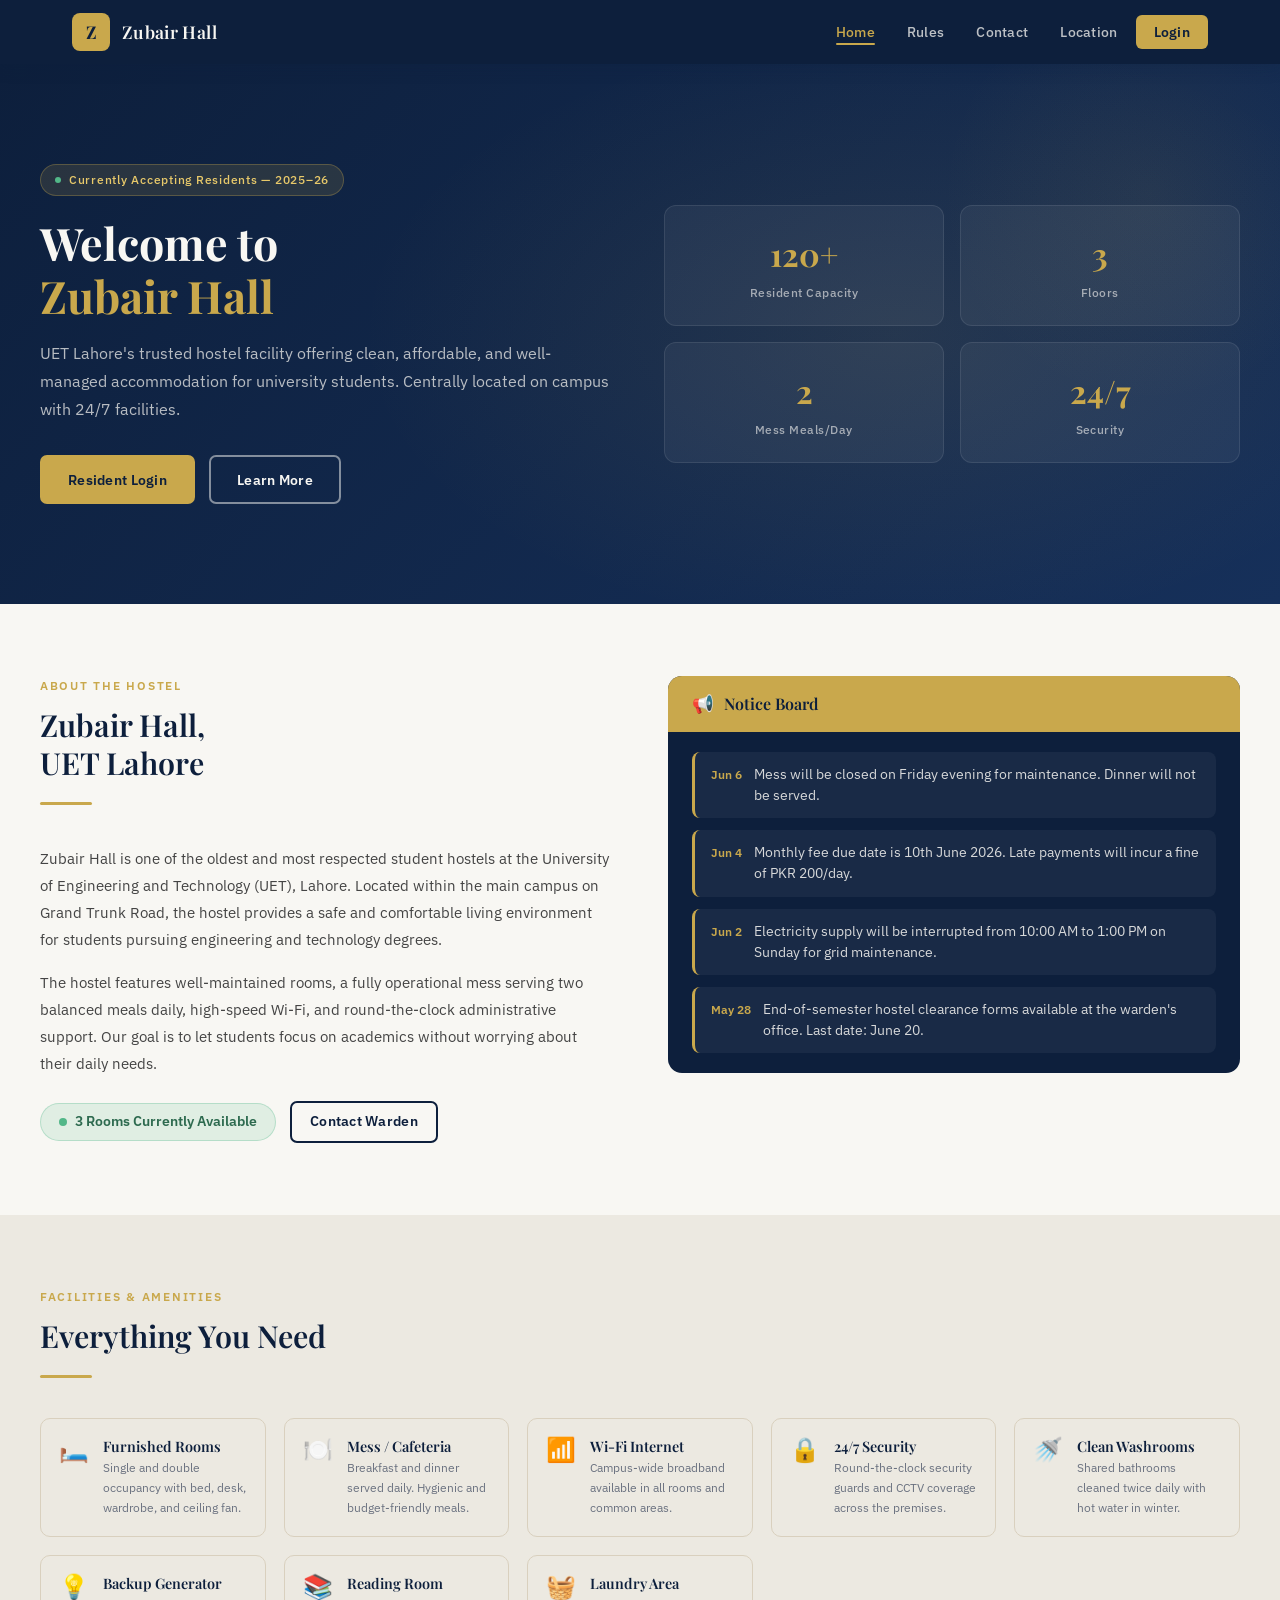
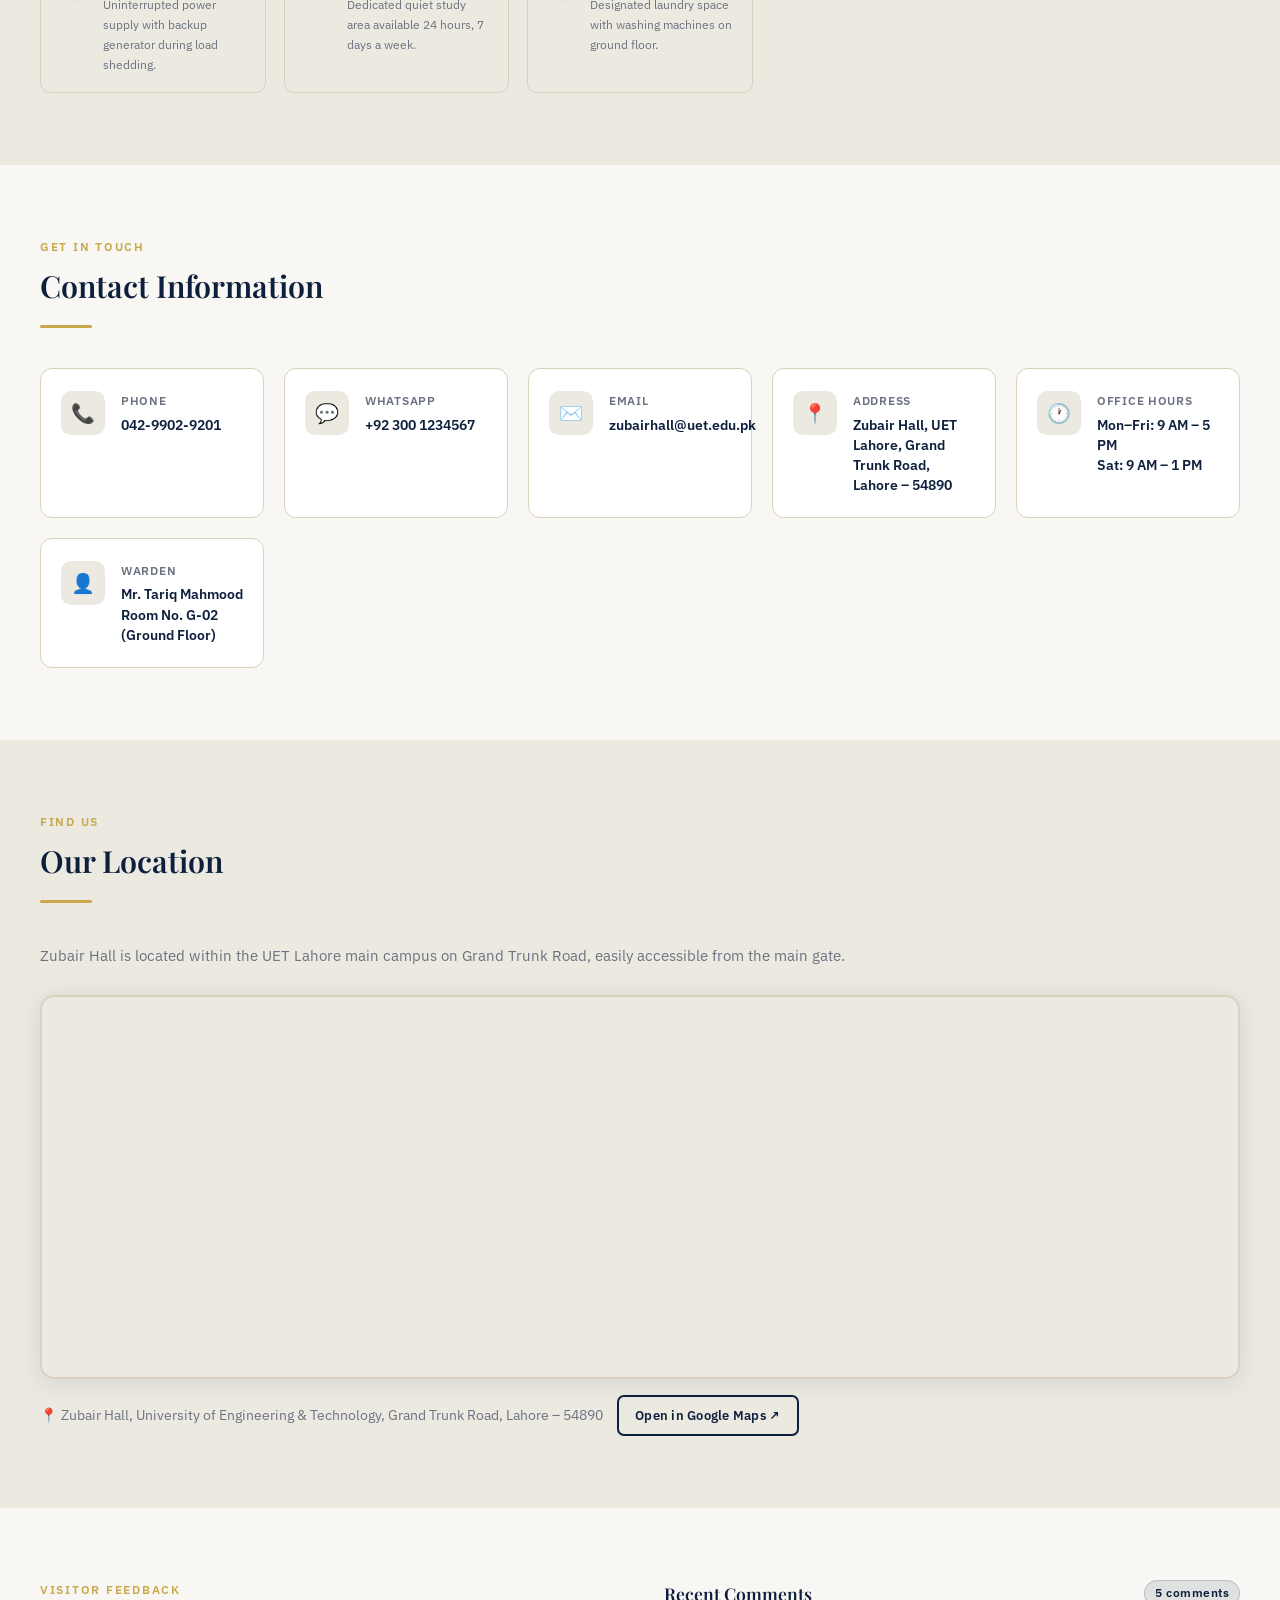
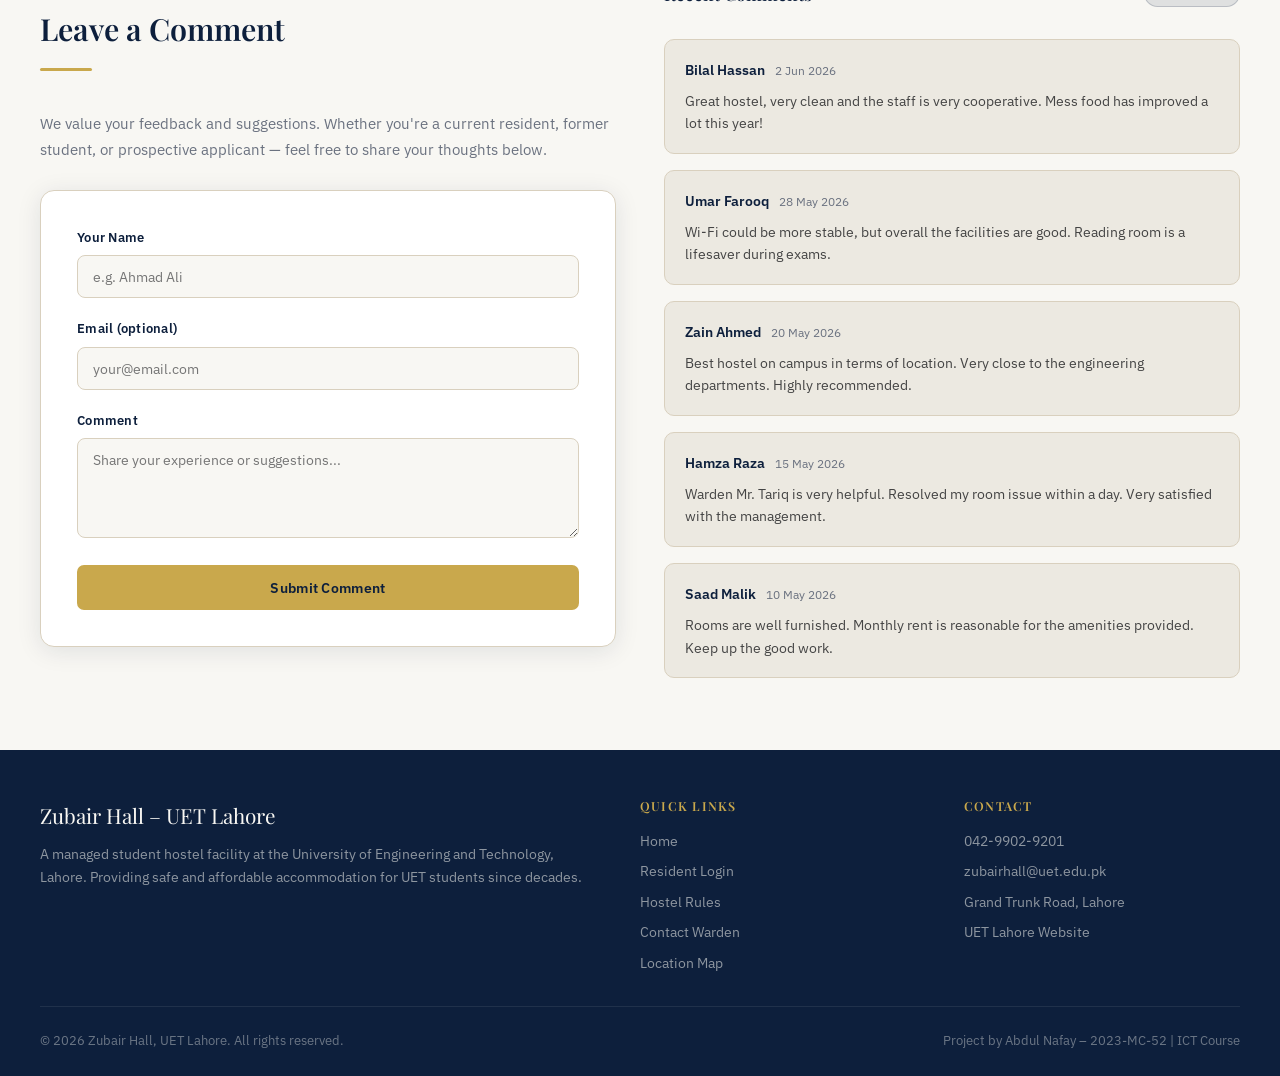
<file: index.html>
<!--
================================================================
PROJECT:  AICT Course Semester Project
FILE:     index.html
AUTHOR:   Abdul Nafay
REG NO:   2023mc52
DEPT:     Mechatronics Engineering
DATE:     June 2026
================================================================
-->
<!DOCTYPE html>
<html lang="en">
<head>
  <meta charset="UTF-8" />
  <meta name="viewport" content="width=device-width, initial-scale=1.0" />
  <title>Zubair Hall – UET Lahore | Hostel Management Portal</title>
  <link rel="stylesheet" href="style.css" />
</head>
<body>

<!-- ========== NAVIGATION ========== -->
<nav>
  <div class="nav-inner">
    <a class="nav-brand" href="index.html">
      <div class="brand-icon">Z</div>
      <span>Zubair Hall</span>
    </a>
    <ul class="nav-links">
      <li><a href="index.html" class="active">Home</a></li>
      <li><a href="rules.html">Rules</a></li>
      <li><a href="#contact">Contact</a></li>
      <li><a href="#location">Location</a></li>
      <li><a href="login.html" class="btn-nav-login">Login</a></li>
    </ul>
  </div>
</nav>

<!-- ========== HERO ========== -->
<section class="hero">
  <div class="hero-inner">
    <div>
      <div class="hero-badge">
        <span class="dot"></span>
        Currently Accepting Residents — 2025–26
      </div>
      <h1>Welcome to<br><span>Zubair Hall</span></h1>
      <p class="hero-desc">
        UET Lahore's trusted hostel facility offering clean, affordable, and well-managed accommodation for university students. Centrally located on campus with 24/7 facilities.
      </p>
      <div class="hero-actions">
        <a href="login.html" class="btn btn-primary">Resident Login</a>
        <a href="#about" class="btn btn-outline-white">Learn More</a>
      </div>
    </div>
    <div class="hero-stats">
      <div class="stat-card">
        <span class="stat-num">120+</span>
        <span class="stat-label">Resident Capacity</span>
      </div>
      <div class="stat-card">
        <span class="stat-num">3</span>
        <span class="stat-label">Floors</span>
      </div>
      <div class="stat-card">
        <span class="stat-num">2</span>
        <span class="stat-label">Mess Meals/Day</span>
      </div>
      <div class="stat-card">
        <span class="stat-num">24/7</span>
        <span class="stat-label">Security</span>
      </div>
    </div>
  </div>
</section>

<!-- ========== ABOUT ========== -->
<section class="section" id="about" style="background: var(--white);">
  <div class="section-inner">
    <div style="display:grid; grid-template-columns:1fr 1fr; gap:56px; align-items:start;">
      <div>
        <span class="section-label">About the Hostel</span>
        <h2 class="section-title">Zubair Hall,<br>UET Lahore</h2>
        <div class="section-divider"></div>
        <p style="color:#444; line-height:1.8; margin-bottom:16px;">
          Zubair Hall is one of the oldest and most respected student hostels at the University of Engineering and Technology (UET), Lahore. Located within the main campus on Grand Trunk Road, the hostel provides a safe and comfortable living environment for students pursuing engineering and technology degrees.
        </p>
        <p style="color:#444; line-height:1.8; margin-bottom:24px;">
          The hostel features well-maintained rooms, a fully operational mess serving two balanced meals daily, high-speed Wi-Fi, and round-the-clock administrative support. Our goal is to let students focus on academics without worrying about their daily needs.
        </p>
        <div style="display:flex; gap:14px; align-items:center; flex-wrap:wrap;">
          <div class="avail-badge">
            <span class="av-dot"></span>
            3 Rooms Currently Available
          </div>
          <a href="#contact" class="btn btn-outline" style="font-size:0.85rem; padding:8px 18px;">Contact Warden</a>
        </div>
      </div>

      <div>
        <!-- Notice Board -->
        <div class="notice-board">
          <div class="notice-header">
            <span style="font-size:1.1rem;">📢</span>
            <h3>Notice Board</h3>
          </div>
          <div class="notice-list">
            <div class="notice-item">
              <span class="notice-date">Jun 6</span>
              <span class="notice-text">Mess will be closed on Friday evening for maintenance. Dinner will not be served.</span>
            </div>
            <div class="notice-item">
              <span class="notice-date">Jun 4</span>
              <span class="notice-text">Monthly fee due date is 10th June 2026. Late payments will incur a fine of PKR 200/day.</span>
            </div>
            <div class="notice-item">
              <span class="notice-date">Jun 2</span>
              <span class="notice-text">Electricity supply will be interrupted from 10:00 AM to 1:00 PM on Sunday for grid maintenance.</span>
            </div>
            <div class="notice-item">
              <span class="notice-date">May 28</span>
              <span class="notice-text">End-of-semester hostel clearance forms available at the warden's office. Last date: June 20.</span>
            </div>
          </div>
        </div>
      </div>
    </div>
  </div>
</section>

<!-- ========== AMENITIES ========== -->
<section class="section" style="background: var(--off-white);">
  <div class="section-inner">
    <span class="section-label">Facilities &amp; Amenities</span>
    <h2 class="section-title">Everything You Need</h2>
    <div class="section-divider"></div>

    <div class="amenity-grid">
      <div class="amenity-item">
        <span class="amenity-icon">🛏️</span>
        <div>
          <h4>Furnished Rooms</h4>
          <p>Single and double occupancy with bed, desk, wardrobe, and ceiling fan.</p>
        </div>
      </div>
      <div class="amenity-item">
        <span class="amenity-icon">🍽️</span>
        <div>
          <h4>Mess / Cafeteria</h4>
          <p>Breakfast and dinner served daily. Hygienic and budget-friendly meals.</p>
        </div>
      </div>
      <div class="amenity-item">
        <span class="amenity-icon">📶</span>
        <div>
          <h4>Wi-Fi Internet</h4>
          <p>Campus-wide broadband available in all rooms and common areas.</p>
        </div>
      </div>
      <div class="amenity-item">
        <span class="amenity-icon">🔒</span>
        <div>
          <h4>24/7 Security</h4>
          <p>Round-the-clock security guards and CCTV coverage across the premises.</p>
        </div>
      </div>
      <div class="amenity-item">
        <span class="amenity-icon">🚿</span>
        <div>
          <h4>Clean Washrooms</h4>
          <p>Shared bathrooms cleaned twice daily with hot water in winter.</p>
        </div>
      </div>
      <div class="amenity-item">
        <span class="amenity-icon">💡</span>
        <div>
          <h4>Backup Generator</h4>
          <p>Uninterrupted power supply with backup generator during load shedding.</p>
        </div>
      </div>
      <div class="amenity-item">
        <span class="amenity-icon">📚</span>
        <div>
          <h4>Reading Room</h4>
          <p>Dedicated quiet study area available 24 hours, 7 days a week.</p>
        </div>
      </div>
      <div class="amenity-item">
        <span class="amenity-icon">🧺</span>
        <div>
          <h4>Laundry Area</h4>
          <p>Designated laundry space with washing machines on ground floor.</p>
        </div>
      </div>
    </div>
  </div>
</section>

<!-- ========== CONTACT ========== -->
<section class="section" id="contact" style="background: var(--white);">
  <div class="section-inner">
    <span class="section-label">Get in Touch</span>
    <h2 class="section-title">Contact Information</h2>
    <div class="section-divider"></div>

    <div class="contact-grid">
      <a class="contact-card" href="tel:+924299029201">
        <div class="c-icon">📞</div>
        <div>
          <span class="c-label">Phone</span>
          <span class="c-value">042-9902-9201</span>
        </div>
      </a>
      <a class="contact-card" href="https://wa.me/923001234567" target="_blank">
        <div class="c-icon">💬</div>
        <div>
          <span class="c-label">WhatsApp</span>
          <span class="c-value">+92 300 1234567</span>
        </div>
      </a>
      <a class="contact-card" href="mailto:zubairhall@uet.edu.pk">
        <div class="c-icon">✉️</div>
        <div>
          <span class="c-label">Email</span>
          <span class="c-value">zubairhall@uet.edu.pk</span>
        </div>
      </a>
      <div class="contact-card" style="cursor:default;">
        <div class="c-icon">📍</div>
        <div>
          <span class="c-label">Address</span>
          <span class="c-value">Zubair Hall, UET Lahore, Grand Trunk Road, Lahore – 54890</span>
        </div>
      </div>
      <div class="contact-card" style="cursor:default;">
        <div class="c-icon">🕐</div>
        <div>
          <span class="c-label">Office Hours</span>
          <span class="c-value">Mon–Fri: 9 AM – 5 PM<br>Sat: 9 AM – 1 PM</span>
        </div>
      </div>
      <div class="contact-card" style="cursor:default;">
        <div class="c-icon">👤</div>
        <div>
          <span class="c-label">Warden</span>
          <span class="c-value">Mr. Tariq Mahmood<br>Room No. G-02 (Ground Floor)</span>
        </div>
      </div>
    </div>
  </div>
</section>

<!-- ========== MAP ========== -->
<section class="section" id="location" style="background: var(--off-white);">
  <div class="section-inner">
    <span class="section-label">Find Us</span>
    <h2 class="section-title">Our Location</h2>
    <div class="section-divider"></div>
    <p style="color:var(--text-muted); margin-bottom:28px; font-size:0.95rem;">
      Zubair Hall is located within the UET Lahore main campus on Grand Trunk Road, easily accessible from the main gate.
    </p>
    <div class="map-wrapper">
      <iframe
        src="https://www.google.com/maps/embed?pb=!1m18!1m12!1m3!1d3402.0386044978936!2d74.32199331511862!3d31.480100681378686!2m3!1f0!2f0!3f0!3m2!1i1024!2i768!4f13.1!3m3!1m2!1s0x391904c48f3ae619%3A0x3ade4e50524ad88f!2sUniversity%20of%20Engineering%20%26%20Technology%20(UET)%20Lahore!5e0!3m2!1sen!2spk!4v1623000000000!5m2!1sen!2spk"
        allowfullscreen=""
        loading="lazy"
        referrerpolicy="no-referrer-when-downgrade">
      </iframe>
    </div>
    <div style="margin-top:16px; display:flex; align-items:center; gap:14px; flex-wrap:wrap;">
      <p style="font-size:0.88rem; color:var(--text-muted);">
        📍 Zubair Hall, University of Engineering &amp; Technology, Grand Trunk Road, Lahore – 54890
      </p>
      <a href="https://goo.gl/maps/UETLahore" target="_blank" class="btn btn-outline" style="font-size:0.82rem; padding:8px 16px; white-space:nowrap;">
        Open in Google Maps ↗
      </a>
    </div>
  </div>
</section>

<!-- ========== FEEDBACK ========== -->
<section class="section" style="background: var(--white);">
  <div class="section-inner">
    <div style="display:grid; grid-template-columns: 1fr 1fr; gap:48px; align-items:start;">
      <div>
        <span class="section-label">Visitor Feedback</span>
        <h2 class="section-title">Leave a Comment</h2>
        <div class="section-divider"></div>
        <p style="color:var(--text-muted); margin-bottom:28px; line-height:1.7;">
          We value your feedback and suggestions. Whether you're a current resident, former student, or prospective applicant — feel free to share your thoughts below.
        </p>

        <div class="feedback-form">
          <div class="form-group">
            <label for="fb-name">Your Name</label>
            <input type="text" id="fb-name" placeholder="e.g. Ahmad Ali" />
          </div>
          <div class="form-group">
            <label for="fb-email">Email (optional)</label>
            <input type="email" id="fb-email" placeholder="your@email.com" />
          </div>
          <div class="form-group">
            <label for="fb-comment">Comment</label>
            <textarea id="fb-comment" placeholder="Share your experience or suggestions..."></textarea>
          </div>
          <button class="btn btn-primary" style="width:100%;" onclick="submitFeedback()">Submit Comment</button>
        </div>
      </div>

      <div>
        <div style="display:flex; align-items:center; justify-content:space-between; margin-bottom:20px;">
          <h3 style="color:var(--navy); font-size:1.1rem;">Recent Comments</h3>
          <span class="badge badge-navy">5 comments</span>
        </div>

        <div class="comments-list" id="comments-list">
          <div class="comment-item">
            <div><span class="comment-author">Bilal Hassan</span><span class="comment-date">2 Jun 2026</span></div>
            <p class="comment-text">Great hostel, very clean and the staff is very cooperative. Mess food has improved a lot this year!</p>
          </div>
          <div class="comment-item">
            <div><span class="comment-author">Umar Farooq</span><span class="comment-date">28 May 2026</span></div>
            <p class="comment-text">Wi-Fi could be more stable, but overall the facilities are good. Reading room is a lifesaver during exams.</p>
          </div>
          <div class="comment-item">
            <div><span class="comment-author">Zain Ahmed</span><span class="comment-date">20 May 2026</span></div>
            <p class="comment-text">Best hostel on campus in terms of location. Very close to the engineering departments. Highly recommended.</p>
          </div>
          <div class="comment-item">
            <div><span class="comment-author">Hamza Raza</span><span class="comment-date">15 May 2026</span></div>
            <p class="comment-text">Warden Mr. Tariq is very helpful. Resolved my room issue within a day. Very satisfied with the management.</p>
          </div>
          <div class="comment-item">
            <div><span class="comment-author">Saad Malik</span><span class="comment-date">10 May 2026</span></div>
            <p class="comment-text">Rooms are well furnished. Monthly rent is reasonable for the amenities provided. Keep up the good work.</p>
          </div>
        </div>
      </div>
    </div>
  </div>
</section>

<!-- ========== FOOTER ========== -->
<footer>
  <div class="footer-inner">
    <div class="footer-brand">
      <p class="brand-name">Zubair Hall – UET Lahore</p>
      <p>A managed student hostel facility at the University of Engineering and Technology, Lahore. Providing safe and affordable accommodation for UET students since decades.</p>
    </div>
    <div class="footer-col">
      <h4>Quick Links</h4>
      <ul>
        <li><a href="index.html">Home</a></li>
        <li><a href="login.html">Resident Login</a></li>
        <li><a href="rules.html">Hostel Rules</a></li>
        <li><a href="#contact">Contact Warden</a></li>
        <li><a href="#location">Location Map</a></li>
      </ul>
    </div>
    <div class="footer-col">
      <h4>Contact</h4>
      <ul>
        <li><a href="tel:+924299029201">042-9902-9201</a></li>
        <li><a href="mailto:zubairhall@uet.edu.pk">zubairhall@uet.edu.pk</a></li>
        <li><a href="#">Grand Trunk Road, Lahore</a></li>
        <li><a href="https://uet.edu.pk" target="_blank">UET Lahore Website</a></li>
      </ul>
    </div>
  </div>
  <div class="footer-bottom">
    <span>© 2026 Zubair Hall, UET Lahore. All rights reserved.</span>
    <span>Project by Abdul Nafay – 2023-MC-52 | ICT Course</span>
  </div>
</footer>

<script>
  function submitFeedback() {
    const name = document.getElementById('fb-name').value.trim();
    const comment = document.getElementById('fb-comment').value.trim();
    if (!name || !comment) {
      alert('Please enter your name and comment before submitting.');
      return;
    }
    const now = new Date();
    const dateStr = now.toLocaleDateString('en-GB', { day:'2-digit', month:'short', year:'numeric' });
    const list = document.getElementById('comments-list');
    const div = document.createElement('div');
    div.className = 'comment-item';
    div.innerHTML = `
      <div><span class="comment-author">${name}</span><span class="comment-date">${dateStr}</span></div>
      <p class="comment-text">${comment}</p>
    `;
    list.insertBefore(div, list.firstChild);
    document.getElementById('fb-name').value = '';
    document.getElementById('fb-email').value = '';
    document.getElementById('fb-comment').value = '';
    div.style.animation = 'none';
    div.style.borderColor = 'var(--gold)';
    setTimeout(() => { div.style.borderColor = ''; }, 2000);
  }
</script>

</body>
</html>
</file>
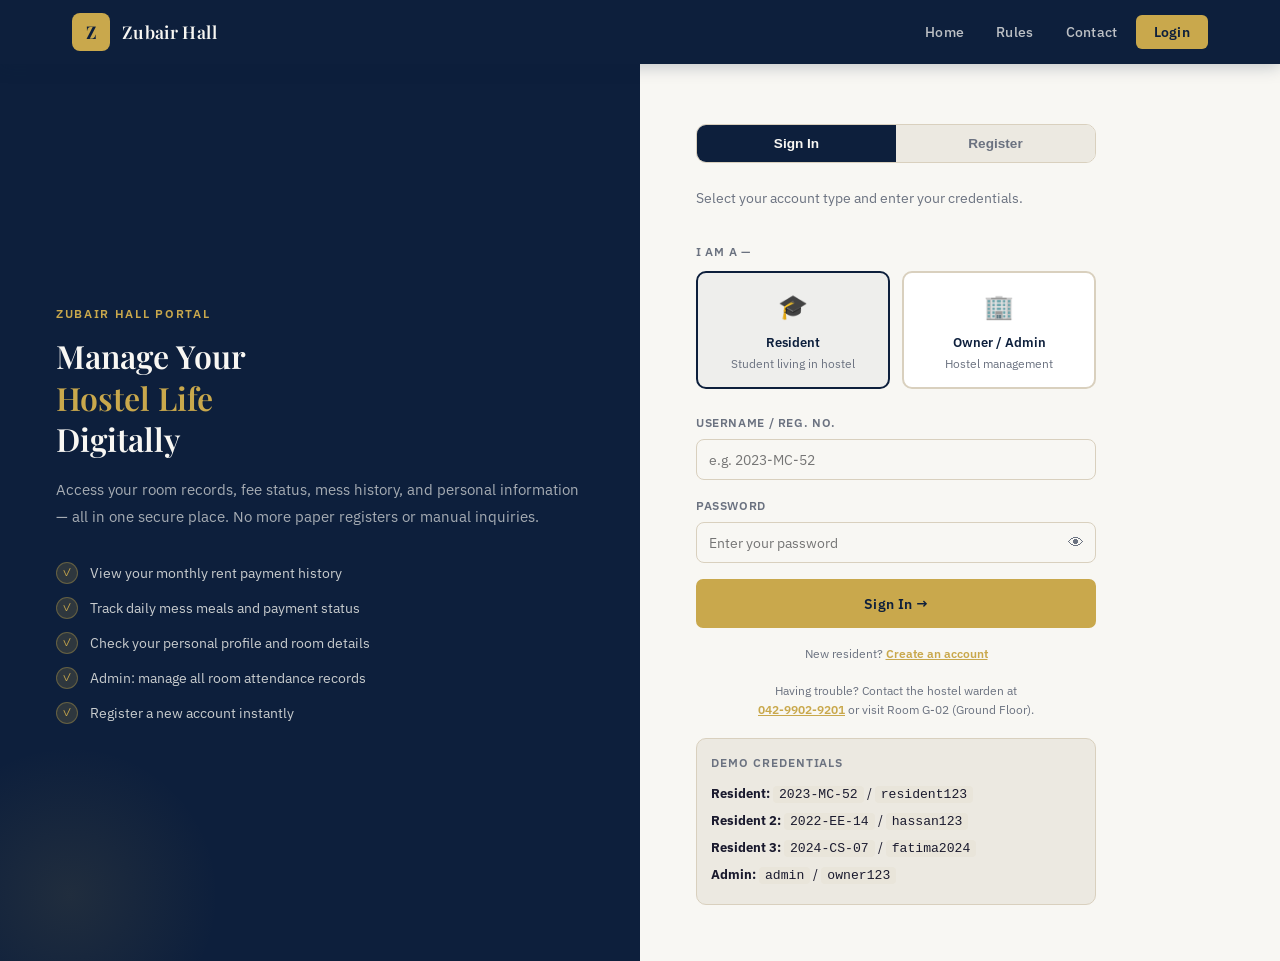
<file: login.html>
<!--
  AICT Semester Project
  Abdul Nafay | 2023mc52
  Mechatronics Department
-->
  <!DOCTYPE html>
<html lang="en">
<head>
  <meta charset="UTF-8" />
  <meta name="viewport" content="width=device-width, initial-scale=1.0" />
  <title>Login / Register – Zubair Hall Portal</title>
  <link rel="stylesheet" href="style.css" />
  <style>
    /* ── Registration extras ── */
    .auth-tabs { display:flex; gap:0; margin-bottom:24px; border:1px solid var(--border); border-radius:10px; overflow:hidden; }
    .auth-tab  { flex:1; padding:11px 0; text-align:center; font-size:0.85rem; font-weight:600;
                 background:var(--off-white); color:var(--text-muted); cursor:pointer; border:none;
                 transition:background .2s,color .2s; }
    .auth-tab.active { background:var(--navy); color:var(--white); }
    .reg-grid { display:grid; grid-template-columns:1fr 1fr; gap:0 14px; }
    .reg-grid .form-group { margin-bottom:14px; }
    .form-group { margin-bottom:16px; }
    .form-group label { font-size:0.78rem; color:var(--text-muted); letter-spacing:.05em;
                        text-transform:uppercase; display:block; margin-bottom:6px; font-weight:600; }
    .form-group input, .form-group select {
      width:100%; padding:10px 12px; border:1px solid var(--border); border-radius:8px;
      font-size:0.9rem; color:var(--text); background:var(--white); outline:none; box-sizing:border-box;
      transition:border-color .2s; font-family:inherit; }
    .form-group input:focus, .form-group select:focus { border-color:var(--navy); }
    .form-hint { font-size:0.75rem; color:var(--text-muted); margin-top:4px; }
    .panel { display:none; }
    .panel.active { display:block; }
    #reg-error, #login-error {
      display:none; background:rgba(155,34,38,.08); border:1px solid rgba(155,34,38,.20);
      border-radius:8px; padding:10px 14px; margin-bottom:16px; font-size:.85rem; color:var(--red); }
    #reg-success {
      display:none; background:rgba(34,139,34,.08); border:1px solid rgba(34,139,34,.25);
      border-radius:8px; padding:10px 14px; margin-bottom:16px; font-size:.85rem; color:#166016; }
    .section-divider { font-size:.72rem; font-weight:600; color:var(--text-muted);
      text-transform:uppercase; letter-spacing:.08em; margin:14px 0 10px; border-bottom:1px solid var(--border); padding-bottom:6px; }
  </style>
</head>
<body class="login-page">

<!-- ========== NAVIGATION ========== -->
<nav>
  <div class="nav-inner">
    <a class="nav-brand" href="index.html">
      <div class="brand-icon">Z</div>
      <span>Zubair Hall</span>
    </a>
    <ul class="nav-links">
      <li><a href="index.html">Home</a></li>
      <li><a href="rules.html">Rules</a></li>
      <li><a href="index.html#contact">Contact</a></li>
      <li><a href="login.html" class="active btn-nav-login">Login</a></li>
    </ul>
  </div>
</nav>

<!-- ========== SPLIT LAYOUT ========== -->
<div class="login-wrap">

  <!-- Left Panel -->
  <div class="login-left">
    <div>
      <span style="font-size:.75rem;font-weight:600;letter-spacing:.14em;text-transform:uppercase;color:var(--gold);margin-bottom:12px;display:block;">
        Zubair Hall Portal
      </span>
      <h2>Manage Your<br><span>Hostel Life</span><br>Digitally</h2>
      <p style="margin-top:16px;margin-bottom:32px;">
        Access your room records, fee status, mess history, and personal information — all in one secure place. No more paper registers or manual inquiries.
      </p>
      <ul class="feature-list">
        <li><span class="check">✓</span> View your monthly rent payment history</li>
        <li><span class="check">✓</span> Track daily mess meals and payment status</li>
        <li><span class="check">✓</span> Check your personal profile and room details</li>
        <li><span class="check">✓</span> Admin: manage all room attendance records</li>
        <li><span class="check">✓</span> Register a new account instantly</li>
      </ul>
    </div>
  </div>

  <!-- Right Panel -->
  <div class="login-right">
    <div class="login-card">

      <!-- Login / Register Tabs -->
      <div class="auth-tabs">
        <button class="auth-tab active" id="tab-login-btn" onclick="switchAuthTab('login')">Sign In</button>
        <button class="auth-tab"        id="tab-reg-btn"   onclick="switchAuthTab('register')">Register</button>
      </div>

      <!-- ===== LOGIN PANEL ===== -->
      <div class="panel active" id="panel-login">
        <p class="login-sub">Select your account type and enter your credentials.</p>

        <div style="margin-bottom:20px;">
          <label style="font-size:.78rem;color:var(--text-muted);letter-spacing:.06em;text-transform:uppercase;margin-bottom:10px;display:block;">I am a —</label>
          <div class="user-type-selector">
            <div class="user-type-btn selected" id="btn-resident" onclick="selectType('resident')">
              <span class="type-icon">🎓</span>
              <div class="type-label">Resident</div>
              <div class="type-sub">Student living in hostel</div>
            </div>
            <div class="user-type-btn" id="btn-owner" onclick="selectType('owner')">
              <span class="type-icon">🏢</span>
              <div class="type-label">Owner / Admin</div>
              <div class="type-sub">Hostel management</div>
            </div>
          </div>
        </div>

        <div class="form-group">
          <label for="username">Username / Reg. No.</label>
          <input type="text" id="username" placeholder="e.g. 2023-MC-52" />
        </div>

        <div class="form-group">
          <label for="password">Password</label>
          <div style="position:relative;">
            <input type="password" id="password" placeholder="Enter your password" style="padding-right:44px;" />
            <button onclick="togglePw('password')" style="position:absolute;right:12px;top:50%;transform:translateY(-50%);background:none;border:none;cursor:pointer;font-size:1rem;color:var(--text-muted);" title="Show/hide">👁</button>
          </div>
        </div>

        <div id="login-error">Invalid username or password. Please try again.</div>

        <button class="btn btn-primary" style="width:100%;padding:13px;" onclick="doLogin()">
          Sign In →
        </button>

        <p class="login-hint" style="margin-top:16px;">
          New resident? <a href="#" onclick="switchAuthTab('register');return false;" style="color:var(--gold);font-weight:600;">Create an account</a>
        </p>
        <p class="login-hint">
          Having trouble? Contact the hostel warden at<br>
          <a href="tel:+924299029201" style="color:var(--gold);font-weight:600;">042-9902-9201</a>
          or visit Room G-02 (Ground Floor).
        </p>

        <!-- Demo Credentials -->
        <div style="margin-top:20px;background:var(--off-white);border:1px solid var(--border);border-radius:10px;padding:14px;">
          <p style="font-size:.75rem;font-weight:600;color:var(--text-muted);text-transform:uppercase;letter-spacing:.08em;margin-bottom:8px;">Demo Credentials</p>
          <div style="font-size:.82rem;color:var(--text);line-height:2;">
            <strong>Resident:</strong> <code style="background:#e9e5da;padding:1px 6px;border-radius:4px;">2023-MC-52</code> / <code style="background:#e9e5da;padding:1px 6px;border-radius:4px;">resident123</code><br>
            <strong>Resident 2:</strong> <code style="background:#e9e5da;padding:1px 6px;border-radius:4px;">2022-EE-14</code> / <code style="background:#e9e5da;padding:1px 6px;border-radius:4px;">hassan123</code><br>
            <strong>Resident 3:</strong> <code style="background:#e9e5da;padding:1px 6px;border-radius:4px;">2024-CS-07</code> / <code style="background:#e9e5da;padding:1px 6px;border-radius:4px;">fatima2024</code><br>
            <strong>Admin:</strong> <code style="background:#e9e5da;padding:1px 6px;border-radius:4px;">admin</code> / <code style="background:#e9e5da;padding:1px 6px;border-radius:4px;">owner123</code>
          </div>
        </div>
      </div><!-- /panel-login -->

      <!-- ===== REGISTER PANEL ===== -->
      <div class="panel" id="panel-register">
        <p class="login-sub">Fill in your details to create a new resident account.</p>

        <div class="section-divider">Account Credentials</div>
        <div class="reg-grid">
          <div class="form-group">
            <label for="r-username">Reg. No. (username) *</label>
            <input type="text" id="r-username" placeholder="e.g. 2024-ME-10" />
          </div>
          <div class="form-group">
            <label for="r-email">Email</label>
            <input type="email" id="r-email" placeholder="you@student.uet.edu.pk" />
          </div>
        </div>
        <div class="reg-grid">
          <div class="form-group">
            <label for="r-password">Password *</label>
            <div style="position:relative;">
              <input type="password" id="r-password" placeholder="Min. 6 characters" style="padding-right:36px;" />
              <button onclick="togglePw('r-password')" style="position:absolute;right:10px;top:50%;transform:translateY(-50%);background:none;border:none;cursor:pointer;font-size:.9rem;color:var(--text-muted);">👁</button>
            </div>
          </div>
          <div class="form-group">
            <label for="r-confirm">Confirm Password *</label>
            <input type="password" id="r-confirm" placeholder="Repeat password" />
          </div>
        </div>

        <div class="section-divider">Personal Information</div>
        <div class="reg-grid">
          <div class="form-group">
            <label for="r-fullname">Full Name *</label>
            <input type="text" id="r-fullname" placeholder="e.g. Ali Hassan" />
          </div>
          <div class="form-group">
            <label for="r-father">Father's Name</label>
            <input type="text" id="r-father" placeholder="e.g. Hassan Iqbal" />
          </div>
        </div>
        <div class="reg-grid">
          <div class="form-group">
            <label for="r-cnic">CNIC Number</label>
            <input type="text" id="r-cnic" placeholder="35201-XXXXXXX-X" />
          </div>
          <div class="form-group">
            <label for="r-phone">Emergency Phone</label>
            <input type="text" id="r-phone" placeholder="+92 3XX XXXXXXX" />
          </div>
        </div>
        <div class="reg-grid">
          <div class="form-group">
            <label for="r-department">Department *</label>
            <select id="r-department">
              <option value="">— Select —</option>
              <option>CS – UET Lahore</option>
              <option>MC – UET Lahore</option>
              <option>EE – UET Lahore</option>
              <option>ME – UET Lahore</option>
              <option>CE – UET Lahore</option>
              <option>CH – UET Lahore</option>
              <option>PE – UET Lahore</option>
              <option>Other</option>
            </select>
          </div>
          <div class="form-group">
            <label for="r-city">Home City</label>
            <input type="text" id="r-city" placeholder="e.g. Multan, Punjab" />
          </div>
        </div>

        <div class="section-divider">Room Details</div>
        <div class="reg-grid">
          <div class="form-group">
            <label for="r-room">Room Number</label>
            <input type="text" id="r-room" placeholder="e.g. 204" />
          </div>
          <div class="form-group">
            <label for="r-floor">Floor</label>
            <select id="r-floor">
              <option value="">— Select —</option>
              <option>Ground Floor</option>
              <option>1st Floor</option>
              <option>2nd Floor</option>
              <option>3rd Floor</option>
            </select>
          </div>
        </div>
        <div class="reg-grid">
          <div class="form-group">
            <label for="r-roomtype">Room Type</label>
            <select id="r-roomtype">
              <option value="">— Select —</option>
              <option>Single Occupancy</option>
              <option>Double Occupancy</option>
              <option>Triple Occupancy</option>
            </select>
          </div>
          <div class="form-group">
            <label for="r-rent">Monthly Rent (PKR)</label>
            <input type="number" id="r-rent" placeholder="8000" min="1000" />
          </div>
        </div>

        <div id="reg-error"></div>
        <div id="reg-success">✓ Account created! Redirecting to login…</div>

        <button class="btn btn-primary" style="width:100%;padding:13px;" onclick="doRegister()">
          Create Account →
        </button>
        <p class="login-hint" style="margin-top:14px;">
          Already have an account? <a href="#" onclick="switchAuthTab('login');return false;" style="color:var(--gold);font-weight:600;">Sign in</a>
        </p>
      </div><!-- /panel-register -->

    </div>
  </div>
</div>

<script src="users_db.js"></script>
<script>
  /* ── Tab switch ── */
  let selectedType = 'resident';

  function switchAuthTab(tab) {
    document.getElementById('panel-login').classList.toggle('active', tab === 'login');
    document.getElementById('panel-register').classList.toggle('active', tab === 'register');
    document.getElementById('tab-login-btn').classList.toggle('active', tab === 'login');
    document.getElementById('tab-reg-btn').classList.toggle('active', tab === 'register');
  }

  function selectType(type) {
    selectedType = type;
    document.getElementById('btn-resident').classList.toggle('selected', type === 'resident');
    document.getElementById('btn-owner').classList.toggle('selected', type === 'owner');
    document.getElementById('login-error').style.display = 'none';
  }

  function togglePw(id) {
    const el = document.getElementById(id);
    el.type = el.type === 'password' ? 'text' : 'password';
  }

  /* ── Login ── */
  function doLogin() {
    const user = document.getElementById('username').value.trim();
    const pass = document.getElementById('password').value.trim();
    const errBox = document.getElementById('login-error');
    errBox.style.display = 'none';

    if (!user || !pass) { errBox.textContent = 'Please enter username and password.'; errBox.style.display = 'block'; return; }

    const found = ZUBAIR_DB.authenticate(user, pass, selectedType);
    if (found) {
      ZUBAIR_DB.setSession(found);
      window.location.href = selectedType === 'owner' ? 'owner.html' : 'resident.html';
    } else {
      errBox.textContent = 'Invalid username or password. Please try again.';
      errBox.style.display = 'block';
      document.getElementById('password').value = '';
    }
  }

  /* ── Register ── */
  function doRegister() {
    const errBox = document.getElementById('reg-error');
    const okBox  = document.getElementById('reg-success');
    errBox.style.display = 'none';
    okBox.style.display  = 'none';

    const v = {
      username:    document.getElementById('r-username').value.trim(),
      password:    document.getElementById('r-password').value,
      confirm:     document.getElementById('r-confirm').value,
      fullName:    document.getElementById('r-fullname').value.trim(),
      fatherName:  document.getElementById('r-father').value.trim(),
      cnic:        document.getElementById('r-cnic').value.trim(),
      phone:       document.getElementById('r-phone').value.trim(),
      email:       document.getElementById('r-email').value.trim(),
      department:  document.getElementById('r-department').value,
      homeCity:    document.getElementById('r-city').value.trim(),
      room:        document.getElementById('r-room').value.trim(),
      floor:       document.getElementById('r-floor').value,
      roomType:    document.getElementById('r-roomtype').value,
      monthlyRent: document.getElementById('r-rent').value
    };

    if (!v.username)   return showErr('Registration number (username) is required.');
    if (!v.fullName)   return showErr('Full name is required.');
    if (!v.department) return showErr('Please select your department.');
    if (!v.password || v.password.length < 6) return showErr('Password must be at least 6 characters.');
    if (v.password !== v.confirm) return showErr('Passwords do not match.');

    const result = ZUBAIR_DB.registerResident(v);
    if (!result.ok) return showErr(result.error);

    okBox.style.display = 'block';
    setTimeout(() => {
      ZUBAIR_DB.setSession(result.user);
      window.location.href = 'resident.html';
    }, 1500);

    function showErr(msg) { errBox.textContent = msg; errBox.style.display = 'block'; }
  }

  document.addEventListener('keydown', e => { if (e.key === 'Enter') doLogin(); });
</script>
</body>
</html>
</file>
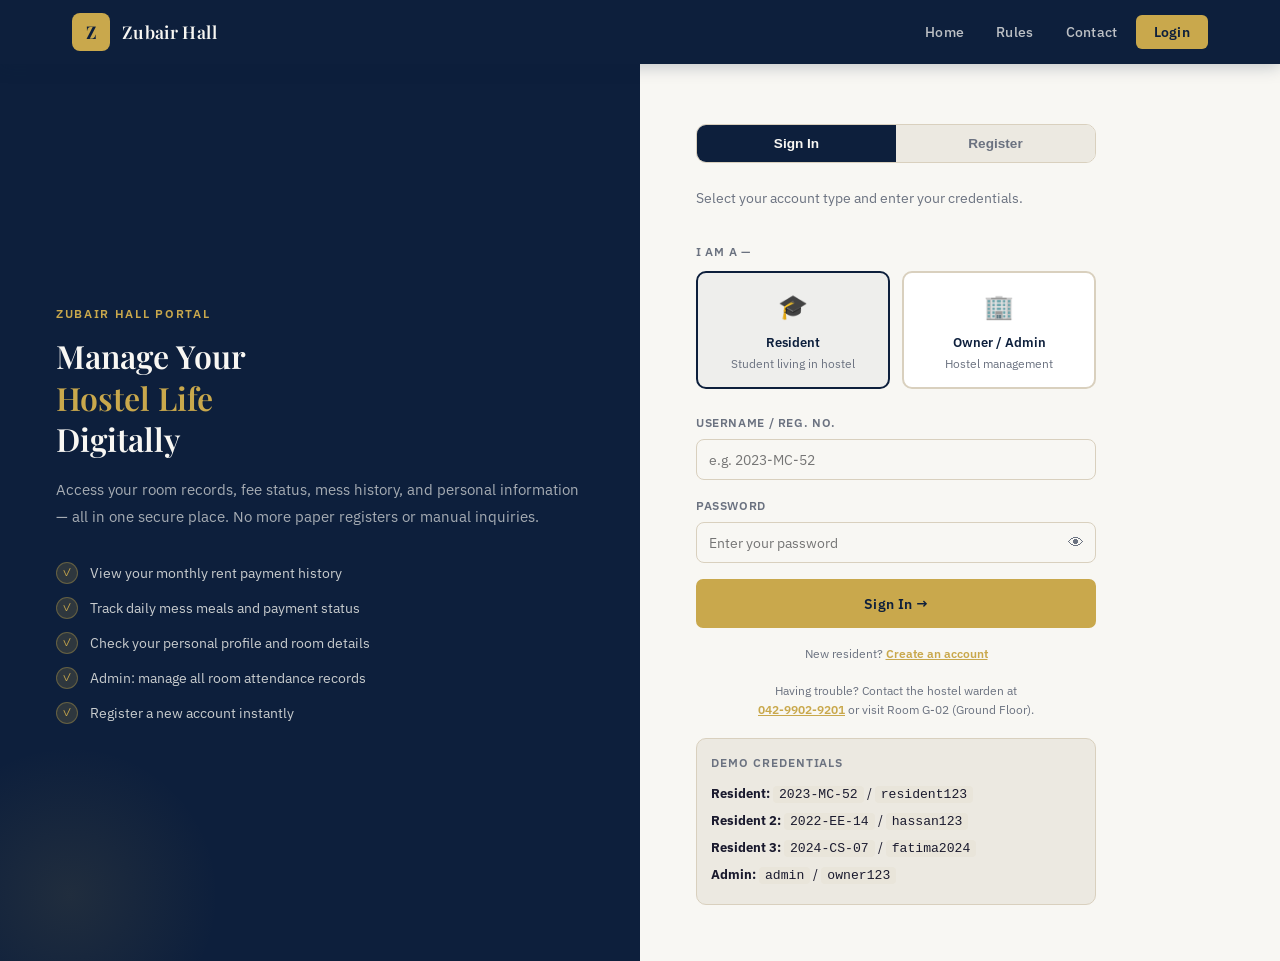
<file: owner.html>
<!--
  AICT Semester Project
  Abdul Nafay | 2023mc52
  Mechatronics Department
-->
  <!DOCTYPE html>
<html lang="en">
<head>
  <meta charset="UTF-8" />
  <meta name="viewport" content="width=device-width, initial-scale=1.0" />
  <title>Admin Panel – Zubair Hall</title>
  <link rel="stylesheet" href="style.css" />
</head>
<body>

<!-- ========== NAVIGATION ========== -->
<nav>
  <div class="nav-inner">
    <a class="nav-brand" href="index.html">
      <div class="brand-icon">Z</div>
      <span>Zubair Hall</span>
    </a>
    <ul class="nav-links">
      <li><a href="index.html">Home</a></li>
      <li><a href="#" class="active">Admin Panel</a></li>
      <li>
        <a href="#" class="btn-nav-login" onclick="doLogout();return false;">Logout</a>
      </li>
    </ul>
  </div>
</nav>

<!-- ========== DASHBOARD LAYOUT ========== -->
<div class="dash-layout">

  <!-- Sidebar -->
  <aside class="dash-sidebar">
    <div class="sidebar-user">
      <div class="user-avatar" style="background:var(--gold-light); color:var(--navy);">TM</div>
      <div class="user-name">Mr. Tariq Mahmood</div>
      <div class="user-role">Warden · Admin</div>
    </div>
    <ul class="sidebar-nav">
      <li>
        <a href="#attendance" class="active">
          <span class="nav-icon">📊</span> Mess Attendance
        </a>
      </li>
      <li>
        <a href="#rent-records">
          <span class="nav-icon">💰</span> Rent Records
        </a>
      </li>
      <li>
        <a href="#floor-map">
          <span class="nav-icon">🗺️</span> Floor Map
        </a>
      </li>
      <li>
        <a href="#residents-list">
          <span class="nav-icon">👥</span> All Residents
        </a>
      </li>
      <li>
        <a href="index.html">
          <span class="nav-icon">🏠</span> Home Page
        </a>
      </li>
      <li>
        <a href="#" id="logout-sb" onclick="doLogout();return false;">
          <span class="nav-icon">🚪</span> Logout
        </a>
      </li>
    </ul>

    <!-- Admin Quick Stats -->
    <div style="padding:20px 16px; border-top:1px solid rgba(255,255,255,0.08); margin-top:16px;">
      <p style="font-size:0.72rem; color:var(--gold); font-weight:600; letter-spacing:0.10em; text-transform:uppercase; margin-bottom:12px;">Overview</p>
      <div style="display:flex; flex-direction:column; gap:10px;">
        <div style="background:rgba(255,255,255,0.05); border-radius:8px; padding:10px 12px;">
          <div style="font-size:0.72rem; color:rgba(248,247,243,0.50); margin-bottom:3px;">Total Rooms</div>
          <div style="font-size:0.9rem; color:var(--white); font-weight:600;">32 Rooms</div>
        </div>
        <div style="background:rgba(255,255,255,0.05); border-radius:8px; padding:10px 12px;">
          <div style="font-size:0.72rem; color:rgba(248,247,243,0.50); margin-bottom:3px;">Occupied</div>
          <div style="font-size:0.9rem; color:var(--gold-light); font-weight:600;">29 Rooms</div>
        </div>
        <div style="background:rgba(255,255,255,0.05); border-radius:8px; padding:10px 12px;">
          <div style="font-size:0.72rem; color:rgba(248,247,243,0.50); margin-bottom:3px;">Pending Rent</div>
          <div style="font-size:0.9rem; color:#e5383b; font-weight:600;">4 Residents</div>
        </div>
      </div>
    </div>
  </aside>

  <!-- Main Content -->
  <main class="dash-main">
    <div class="dash-topbar">
      <div>
        <h2 style="color:var(--navy); font-size:1.5rem; margin-bottom:4px;">Owner / Admin Panel</h2>
        <p style="color:var(--text-muted); font-size:0.88rem;">Zubair Hall Management · June 2026</p>
      </div>
      <button onclick="window.print()" class="btn btn-outline" style="font-size:0.82rem; padding:8px 16px;">🖨 Print Report</button>
    </div>

    <!-- ===== MESS ATTENDANCE ===== -->
    <div class="dash-section" id="attendance">
      <div class="dash-section-title">
        <span class="section-icon">📊</span>
        <h3>Total Mess Attendance Sheet</h3>
      </div>

      <div class="tab-nav">
        <button class="tab-btn active" onclick="showTab('att-may')">May 2026</button>
        <button class="tab-btn" onclick="showTab('att-april')">April 2026</button>
        <button class="tab-btn" onclick="showTab('att-march')">March 2026</button>
      </div>

      <div id="tab-att-may" class="tab-content active">
        <div class="month-selector">
          <span class="month-label-tag">📅 May 2026 Attendance</span>
          <span class="badge badge-navy">Total Residents: 29</span>
        </div>
        <div class="table-wrapper">
          <table>
            <thead>
              <tr>
                <th>Date</th>
                <th>Day</th>
                <th>Breakfast Count</th>
                <th>Dinner Count</th>
                <th>Total Meals</th>
                <th>Revenue (PKR)</th>
              </tr>
            </thead>
            <tbody>
              <tr><td>01 May</td><td>Thursday</td><td>24</td><td>27</td><td>51</td><td>3,825</td></tr>
              <tr><td>02 May</td><td>Friday</td><td>20</td><td>25</td><td>45</td><td>3,375</td></tr>
              <tr><td>03 May</td><td>Saturday</td><td>18</td><td>22</td><td>40</td><td>3,000</td></tr>
              <tr><td>04 May</td><td>Sunday</td><td>22</td><td>26</td><td>48</td><td>3,600</td></tr>
              <tr><td>05 May</td><td>Monday</td><td>26</td><td>29</td><td>55</td><td>4,125</td></tr>
              <tr><td>06 May</td><td>Tuesday</td><td>25</td><td>28</td><td>53</td><td>3,975</td></tr>
              <tr><td>07 May</td><td>Wednesday</td><td>27</td><td>29</td><td>56</td><td>4,200</td></tr>
              <tr><td>08 May</td><td>Thursday</td><td>24</td><td>26</td><td>50</td><td>3,750</td></tr>
              <tr><td>09 May</td><td>Friday</td><td>19</td><td>24</td><td>43</td><td>3,225</td></tr>
              <tr><td>10 May</td><td>Saturday</td><td>17</td><td>21</td><td>38</td><td>2,850</td></tr>
            </tbody>
            <tfoot>
              <tr>
                <td colspan="2"><strong>Partial Total (10 days)</strong></td>
                <td><strong>222</strong></td>
                <td><strong>257</strong></td>
                <td><strong>479</strong></td>
                <td><strong>PKR 35,925</strong></td>
              </tr>
            </tfoot>
          </table>
        </div>
      </div>

      <div id="tab-att-april" class="tab-content">
        <div class="month-selector">
          <span class="month-label-tag">📅 April 2026 Attendance</span>
          <span class="badge badge-green">Monthly Total: 1,360 meals</span>
        </div>
        <div class="table-wrapper">
          <table>
            <thead>
              <tr>
                <th>Date</th>
                <th>Day</th>
                <th>Breakfast Count</th>
                <th>Dinner Count</th>
                <th>Total Meals</th>
                <th>Revenue (PKR)</th>
              </tr>
            </thead>
            <tbody>
              <tr><td>01 Apr</td><td>Tuesday</td><td>24</td><td>30</td><td>54</td><td>4,050</td></tr>
              <tr><td>02 Apr</td><td>Wednesday</td><td>20</td><td>28</td><td>48</td><td>3,600</td></tr>
              <tr><td>03 Apr</td><td>Thursday</td><td>26</td><td>29</td><td>55</td><td>4,125</td></tr>
              <tr><td>04 Apr</td><td>Friday</td><td>18</td><td>22</td><td>40</td><td>3,000</td></tr>
              <tr><td>05 Apr</td><td>Saturday</td><td>15</td><td>20</td><td>35</td><td>2,625</td></tr>
              <tr><td>06 Apr</td><td>Sunday</td><td>23</td><td>27</td><td>50</td><td>3,750</td></tr>
              <tr><td>07 Apr</td><td>Monday</td><td>27</td><td>29</td><td>56</td><td>4,200</td></tr>
            </tbody>
            <tfoot>
              <tr>
                <td colspan="2"><strong>April Monthly Total</strong></td>
                <td><strong>620</strong></td>
                <td><strong>740</strong></td>
                <td><strong>1,360</strong></td>
                <td><strong>PKR 102,000</strong></td>
              </tr>
            </tfoot>
          </table>
        </div>
      </div>

      <div id="tab-att-march" class="tab-content">
        <div class="month-selector">
          <span class="month-label-tag">📅 March 2026 Attendance</span>
          <span class="badge badge-green">Monthly Total: 1,420 meals</span>
        </div>
        <div class="table-wrapper">
          <table>
            <thead>
              <tr>
                <th>Date</th>
                <th>Day</th>
                <th>Breakfast Count</th>
                <th>Dinner Count</th>
                <th>Total Meals</th>
                <th>Revenue (PKR)</th>
              </tr>
            </thead>
            <tbody>
              <tr><td>01 Mar</td><td>Sunday</td><td>22</td><td>26</td><td>48</td><td>3,600</td></tr>
              <tr><td>02 Mar</td><td>Monday</td><td>27</td><td>29</td><td>56</td><td>4,200</td></tr>
              <tr><td>03 Mar</td><td>Tuesday</td><td>25</td><td>28</td><td>53</td><td>3,975</td></tr>
              <tr><td>04 Mar</td><td>Wednesday</td><td>24</td><td>27</td><td>51</td><td>3,825</td></tr>
              <tr><td>05 Mar</td><td>Thursday</td><td>26</td><td>29</td><td>55</td><td>4,125</td></tr>
            </tbody>
            <tfoot>
              <tr>
                <td colspan="2"><strong>March Monthly Total</strong></td>
                <td><strong>660</strong></td>
                <td><strong>760</strong></td>
                <td><strong>1,420</strong></td>
                <td><strong>PKR 106,500</strong></td>
              </tr>
            </tfoot>
          </table>
        </div>
      </div>
    </div>

    <!-- ===== ROOM RENT RECORDS ===== -->
    <div class="dash-section" id="rent-records">
      <div class="dash-section-title">
        <span class="section-icon">💰</span>
        <h3>Room Fee &amp; Rent Records — All Rooms</h3>
        <span class="badge badge-red" style="margin-left:auto;">4 Pending</span>
      </div>

      <div class="month-selector">
        <span class="month-label-tag">📅 As of June 2026</span>
        <span class="badge badge-navy">28 Rooms Active</span>
      </div>

      <div class="table-wrapper">
        <table>
          <thead>
            <tr>
              <th>Room</th>
              <th>Floor</th>
              <th>Resident Name</th>
              <th>Reg. No.</th>
              <th>Monthly Rent</th>
              <th>Last Paid</th>
              <th>Due Since</th>
              <th>Status</th>
            </tr>
          </thead>
          <tbody>
            <tr><td><strong>101</strong></td><td>Ground</td><td>Ahmad Ali</td><td>2023-EE-11</td><td>PKR 8,000</td><td>May 2026</td><td>—</td><td><span class="badge badge-green">Clear</span></td></tr>
            <tr><td><strong>102</strong></td><td>Ground</td><td>Bilal Hassan</td><td>2022-CS-08</td><td>PKR 8,000</td><td>Apr 2026</td><td>May 2026</td><td><span class="badge badge-red">Pending</span></td></tr>
            <tr><td><strong>103</strong></td><td>Ground</td><td>Abdul Nafay</td><td>2023-MC-52</td><td>PKR 8,000</td><td>Mar 2026</td><td>Apr 2026</td><td><span class="badge badge-red">Pending</span></td></tr>
            <tr><td><strong>104</strong></td><td>Ground</td><td>Saad Malik</td><td>2024-ME-19</td><td>PKR 8,000</td><td>May 2026</td><td>—</td><td><span class="badge badge-green">Clear</span></td></tr>
            <tr><td><strong>105</strong></td><td>Ground</td><td>—</td><td>—</td><td>PKR 8,000</td><td>—</td><td>—</td><td><span class="badge badge-navy">Vacant</span></td></tr>
            <tr><td><strong>106</strong></td><td>Ground</td><td>Umar Farooq</td><td>2023-CE-33</td><td>PKR 8,000</td><td>May 2026</td><td>—</td><td><span class="badge badge-green">Clear</span></td></tr>
            <tr><td><strong>107</strong></td><td>Ground</td><td>Hamza Raza</td><td>2022-EE-47</td><td>PKR 8,000</td><td>May 2026</td><td>—</td><td><span class="badge badge-green">Clear</span></td></tr>
            <tr><td><strong>108</strong></td><td>Ground</td><td>Zain Ahmed</td><td>2024-CS-05</td><td>PKR 8,000</td><td>May 2026</td><td>—</td><td><span class="badge badge-green">Clear</span></td></tr>
            <tr><td><strong>201</strong></td><td>1st</td><td>Faisal Khan</td><td>2023-CE-12</td><td>PKR 8,000</td><td>May 2026</td><td>—</td><td><span class="badge badge-green">Clear</span></td></tr>
            <tr><td><strong>202</strong></td><td>1st</td><td>Anas Tariq</td><td>2022-ME-29</td><td>PKR 8,000</td><td>Apr 2026</td><td>May 2026</td><td><span class="badge badge-red">Pending</span></td></tr>
            <tr><td><strong>203</strong></td><td>1st</td><td>Kamran Iqbal</td><td>2024-EE-03</td><td>PKR 8,000</td><td>May 2026</td><td>—</td><td><span class="badge badge-green">Clear</span></td></tr>
            <tr><td><strong>204</strong></td><td>1st</td><td>—</td><td>—</td><td>PKR 8,000</td><td>—</td><td>—</td><td><span class="badge badge-navy">Vacant</span></td></tr>
            <tr><td><strong>205</strong></td><td>1st</td><td>Talha Sohail</td><td>2023-CS-41</td><td>PKR 8,000</td><td>May 2026</td><td>—</td><td><span class="badge badge-green">Clear</span></td></tr>
            <tr><td><strong>206</strong></td><td>1st</td><td>Yasir Latif</td><td>2022-CE-17</td><td>PKR 8,000</td><td>Mar 2026</td><td>Apr 2026</td><td><span class="badge badge-red">Pending</span></td></tr>
            <tr><td><strong>207</strong></td><td>1st</td><td>Nabeel Arif</td><td>2024-MC-09</td><td>PKR 8,000</td><td>May 2026</td><td>—</td><td><span class="badge badge-green">Clear</span></td></tr>
            <tr><td><strong>208</strong></td><td>1st</td><td>Rohail Hussain</td><td>2023-EE-55</td><td>PKR 8,000</td><td>May 2026</td><td>—</td><td><span class="badge badge-green">Clear</span></td></tr>
          </tbody>
          <tfoot>
            <tr>
              <td colspan="4"><strong>Summary</strong></td>
              <td><strong>Total Monthly: PKR 2,32,000</strong></td>
              <td colspan="2"><strong>Pending: 4 rooms</strong></td>
              <td><strong>3 Vacant</strong></td>
            </tr>
          </tfoot>
        </table>
      </div>
    </div>

    <!-- ===== FLOOR MAP ===== -->
    <div class="dash-section" id="floor-map">
      <div class="dash-section-title">
        <span class="section-icon">🗺️</span>
        <h3>Hostel Floor Map – Room Occupancy</h3>
      </div>

      <!-- Ground Floor -->
      <div class="floor-map" style="margin-bottom:20px;">
        <div class="floor-label">Ground Floor (G)</div>
        <div class="rooms-row">
          <div class="room-box occupied">
            <div class="room-num">101</div>
            <div class="room-name">Ahmad Ali</div>
            <span class="room-status badge badge-green">Occupied</span>
          </div>
          <div class="room-box occupied">
            <div class="room-num">102</div>
            <div class="room-name">Bilal Hassan</div>
            <span class="room-status badge badge-green">Occupied</span>
          </div>
          <div class="room-box occupied">
            <div class="room-num">103</div>
            <div class="room-name">Abdul Nafay</div>
            <span class="room-status badge badge-green">Occupied</span>
          </div>
          <div class="room-box occupied">
            <div class="room-num">104</div>
            <div class="room-name">Saad Malik</div>
            <span class="room-status badge badge-green">Occupied</span>
          </div>
        </div>
        <div class="floor-corridor">— Corridor / Hallway —</div>
        <div class="rooms-row">
          <div class="room-box vacant">
            <div class="room-num">105</div>
            <div class="room-name">Available</div>
            <span class="room-status badge badge-red">Vacant</span>
          </div>
          <div class="room-box occupied">
            <div class="room-num">106</div>
            <div class="room-name">Umar Farooq</div>
            <span class="room-status badge badge-green">Occupied</span>
          </div>
          <div class="room-box occupied">
            <div class="room-num">107</div>
            <div class="room-name">Hamza Raza</div>
            <span class="room-status badge badge-green">Occupied</span>
          </div>
          <div class="room-box occupied">
            <div class="room-num">108</div>
            <div class="room-name">Zain Ahmed</div>
            <span class="room-status badge badge-green">Occupied</span>
          </div>
        </div>
        <div class="map-legend">
          <div class="legend-item"><div class="legend-dot occ"></div> Occupied</div>
          <div class="legend-item"><div class="legend-dot vac"></div> Vacant</div>
        </div>
      </div>

      <!-- First Floor -->
      <div class="floor-map" style="margin-bottom:20px;">
        <div class="floor-label">First Floor (1st)</div>
        <div class="rooms-row">
          <div class="room-box occupied">
            <div class="room-num">201</div>
            <div class="room-name">Faisal Khan</div>
            <span class="room-status badge badge-green">Occupied</span>
          </div>
          <div class="room-box occupied">
            <div class="room-num">202</div>
            <div class="room-name">Anas Tariq</div>
            <span class="room-status badge badge-green">Occupied</span>
          </div>
          <div class="room-box occupied">
            <div class="room-num">203</div>
            <div class="room-name">Kamran Iqbal</div>
            <span class="room-status badge badge-green">Occupied</span>
          </div>
          <div class="room-box vacant">
            <div class="room-num">204</div>
            <div class="room-name">Available</div>
            <span class="room-status badge badge-red">Vacant</span>
          </div>
        </div>
        <div class="floor-corridor">— Corridor / Hallway —</div>
        <div class="rooms-row">
          <div class="room-box occupied">
            <div class="room-num">205</div>
            <div class="room-name">Talha Sohail</div>
            <span class="room-status badge badge-green">Occupied</span>
          </div>
          <div class="room-box occupied">
            <div class="room-num">206</div>
            <div class="room-name">Yasir Latif</div>
            <span class="room-status badge badge-green">Occupied</span>
          </div>
          <div class="room-box occupied">
            <div class="room-num">207</div>
            <div class="room-name">Nabeel Arif</div>
            <span class="room-status badge badge-green">Occupied</span>
          </div>
          <div class="room-box occupied">
            <div class="room-num">208</div>
            <div class="room-name">Rohail Hussain</div>
            <span class="room-status badge badge-green">Occupied</span>
          </div>
        </div>
        <div class="map-legend">
          <div class="legend-item"><div class="legend-dot occ"></div> Occupied</div>
          <div class="legend-item"><div class="legend-dot vac"></div> Vacant</div>
        </div>
      </div>

      <!-- Second Floor -->
      <div class="floor-map">
        <div class="floor-label">Second Floor (2nd)</div>
        <div class="rooms-row">
          <div class="room-box occupied">
            <div class="room-num">301</div>
            <div class="room-name">Ibrahim Shah</div>
            <span class="room-status badge badge-green">Occupied</span>
          </div>
          <div class="room-box occupied">
            <div class="room-num">302</div>
            <div class="room-name">Hassan Zaidi</div>
            <span class="room-status badge badge-green">Occupied</span>
          </div>
          <div class="room-box vacant">
            <div class="room-num">303</div>
            <div class="room-name">Available</div>
            <span class="room-status badge badge-red">Vacant</span>
          </div>
          <div class="room-box occupied">
            <div class="room-num">304</div>
            <div class="room-name">Ali Raza</div>
            <span class="room-status badge badge-green">Occupied</span>
          </div>
        </div>
        <div class="floor-corridor">— Corridor / Hallway —</div>
        <div class="rooms-row">
          <div class="room-box occupied">
            <div class="room-num">305</div>
            <div class="room-name">Daniyal Khan</div>
            <span class="room-status badge badge-green">Occupied</span>
          </div>
          <div class="room-box occupied">
            <div class="room-num">306</div>
            <div class="room-name">Omar Baig</div>
            <span class="room-status badge badge-green">Occupied</span>
          </div>
          <div class="room-box occupied">
            <div class="room-num">307</div>
            <div class="room-name">Shahrukh Ali</div>
            <span class="room-status badge badge-green">Occupied</span>
          </div>
          <div class="room-box occupied">
            <div class="room-num">308</div>
            <div class="room-name">Tariq Javed</div>
            <span class="room-status badge badge-green">Occupied</span>
          </div>
        </div>
        <div class="map-legend">
          <div class="legend-item"><div class="legend-dot occ"></div> Occupied (29/32 total)</div>
          <div class="legend-item"><div class="legend-dot vac"></div> Vacant (3/32 total)</div>
        </div>
      </div>

    </div>
  </main>
</div>

<!-- ========== ALL RESIDENTS SECTION (below main layout) ========== -->
<div style="max-width:1100px;margin:32px auto;padding:0 24px;" id="residents-list">
  <div class="dash-section">
    <div class="dash-section-title">
      <span class="section-icon">👥</span>
      <h3>All Registered Residents</h3>
      <span id="res-count-badge" style="margin-left:auto;"></span>
    </div>

    <div style="margin-bottom:16px;display:flex;gap:10px;align-items:center;flex-wrap:wrap;">
      <input type="text" id="res-search" oninput="filterResidents()"
        placeholder="Search by name, reg. no., room, department…"
        style="flex:1;min-width:200px;padding:9px 14px;border:1px solid var(--border);border-radius:8px;font-size:.88rem;font-family:inherit;outline:none;" />
      <select id="res-filter-status" onchange="filterResidents()"
        style="padding:9px 14px;border:1px solid var(--border);border-radius:8px;font-size:.88rem;font-family:inherit;background:var(--white);color:var(--text);outline:none;">
        <option value="">All Status</option>
        <option value="Active">Active</option>
        <option value="Inactive">Inactive</option>
      </select>
    </div>

    <div class="table-wrapper">
      <table>
        <thead>
          <tr>
            <th>#</th>
            <th>Name</th>
            <th>Reg. No.</th>
            <th>Room</th>
            <th>Department</th>
            <th>Monthly Rent</th>
            <th>Fee Status</th>
            <th>Status</th>
          </tr>
        </thead>
        <tbody id="res-tbody"></tbody>
      </table>
    </div>
    <p id="res-empty" style="text-align:center;color:var(--text-muted);padding:24px;display:none;">No residents match your search.</p>
  </div>
</div>

<script src="users_db.js"></script>
<script>
  /* ── Auth guard ── */
  (function() {
    const s = ZUBAIR_DB.getSession();
    if (!s || s.role !== 'owner') window.location.href = 'login.html';
  })();

  function doLogout() {
    if (confirm('Logout from Admin Panel?')) {
      ZUBAIR_DB.clearSession();
      window.location.href = 'login.html';
    }
  }

  /* ── Tab helper ── */
  function showTab(id) {
    document.querySelectorAll('.tab-content').forEach(t => t.classList.remove('active'));
    document.querySelectorAll('.tab-btn').forEach(b => b.classList.remove('active'));
    document.getElementById('tab-' + id).classList.add('active');
    event.target.classList.add('active');
  }

  /* ── Residents table ── */
  let allResidents = [];

  function renderResidents(list) {
    const tbody = document.getElementById('res-tbody');
    const empty = document.getElementById('res-empty');
    if (!list.length) {
      tbody.innerHTML = '';
      empty.style.display = 'block';
      return;
    }
    empty.style.display = 'none';
    tbody.innerHTML = list.map((r, i) => {
      const pending = r.feeRecords.filter(f => f.status === 'Pending').length;
      const feeBadge = pending
        ? `<span class="badge badge-red">${pending} Pending</span>`
        : r.feeRecords.length === 0
          ? `<span class="badge badge-navy">No Records</span>`
          : `<span class="badge badge-green">All Paid</span>`;
      return `<tr>
        <td>${i+1}</td>
        <td><strong>${r.profile.fullName}</strong></td>
        <td><code style="background:var(--off-white);padding:2px 6px;border-radius:4px;font-size:.8rem;">${r.username}</code></td>
        <td>${r.profile.room} <span style="color:var(--text-muted);font-size:.8rem;">(${r.profile.floor})</span></td>
        <td>${r.profile.department}</td>
        <td>PKR ${r.profile.monthlyRent.toLocaleString()}</td>
        <td>${feeBadge}</td>
        <td><span class="badge ${r.profile.status==='Active'?'badge-green':'badge-red'}">${r.profile.status}</span></td>
      </tr>`;
    }).join('');
  }

  function filterResidents() {
    const q      = document.getElementById('res-search').value.toLowerCase();
    const status = document.getElementById('res-filter-status').value;
    const filtered = allResidents.filter(r => {
      const matchQ = !q || [r.profile.fullName, r.username, r.profile.room, r.profile.department, r.profile.homeCity]
        .some(v => v.toLowerCase().includes(q));
      const matchS = !status || r.profile.status === status;
      return matchQ && matchS;
    });
    renderResidents(filtered);
  }

  // Load residents on page load
  allResidents = ZUBAIR_DB.getAllResidents();
  document.getElementById('res-count-badge').innerHTML =
    `<span class="badge badge-navy">${allResidents.length} Resident${allResidents.length!==1?'s':''} Registered</span>`;
  renderResidents(allResidents);
</script>

</body>
</html>
</file>
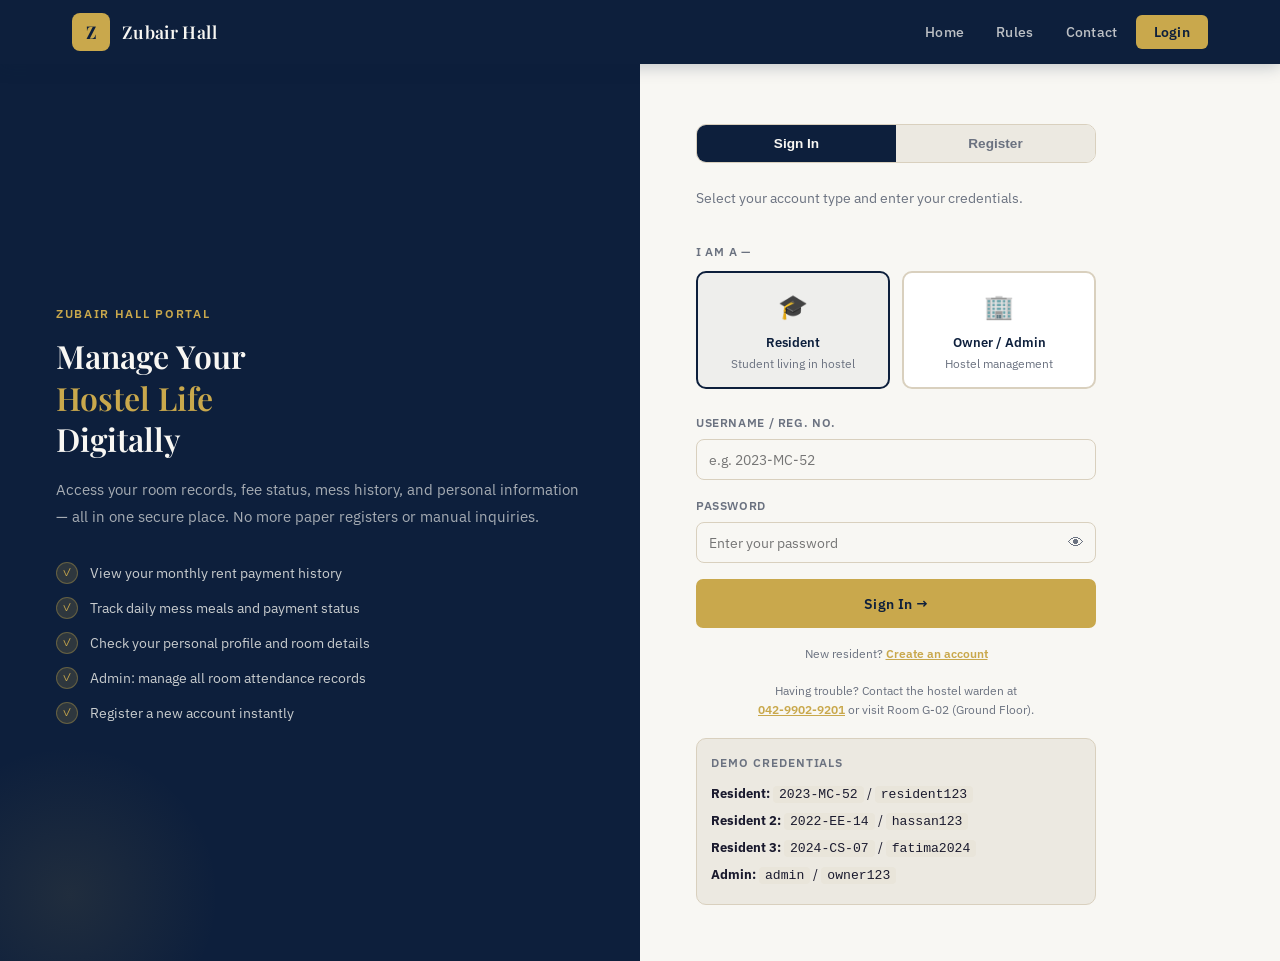
<file: resident.html>
<!--
  AICT Semester Project
  Abdul Nafay | 2023mc52
  Mechatronics Department
-->
  <!DOCTYPE html>
<html lang="en">
<head>
  <meta charset="UTF-8" />
  <meta name="viewport" content="width=device-width, initial-scale=1.0" />
  <title>Resident Dashboard – Zubair Hall</title>
  <link rel="stylesheet" href="style.css" />
</head>
<body>

<!-- ========== NAVIGATION ========== -->
<nav>
  <div class="nav-inner">
    <a class="nav-brand" href="index.html">
      <div class="brand-icon">Z</div>
      <span>Zubair Hall</span>
    </a>
    <ul class="nav-links">
      <li><a href="index.html">Home</a></li>
      <li><a href="#" class="active">My Dashboard</a></li>
      <li>
        <a href="login.html" class="btn-nav-login" id="logout-btn">Logout</a>
      </li>
    </ul>
  </div>
</nav>

<!-- ========== DASHBOARD LAYOUT ========== -->
<div class="dash-layout">

  <!-- Sidebar -->
  <aside class="dash-sidebar">
    <div class="sidebar-user">
      <div class="user-avatar" id="sb-avatar">??</div>
      <div class="user-name"  id="sb-name">Loading…</div>
      <div class="user-role"  id="sb-role">Resident</div>
    </div>
    <ul class="sidebar-nav">
      <li><a href="#personal"    class="active"><span class="nav-icon">👤</span> Personal Info</a></li>
      <li><a href="#fee-records"               ><span class="nav-icon">💳</span> Fee Records</a></li>
      <li><a href="#mess-history"              ><span class="nav-icon">🍽️</span> Mess History</a></li>
      <li><a href="index.html"                 ><span class="nav-icon">🏠</span> Home Page</a></li>
      <li><a href="rules.html"                 ><span class="nav-icon">📋</span> Hostel Rules</a></li>
      <li><a href="login.html" id="logout-sb"  ><span class="nav-icon">🚪</span> Logout</a></li>
    </ul>

    <!-- Quick Stats -->
    <div style="padding:20px 16px;border-top:1px solid rgba(255,255,255,.08);margin-top:16px;">
      <p style="font-size:.72rem;color:var(--gold);font-weight:600;letter-spacing:.10em;text-transform:uppercase;margin-bottom:12px;">Quick Status</p>
      <div style="display:flex;flex-direction:column;gap:10px;">
        <div style="background:rgba(255,255,255,.05);border-radius:8px;padding:10px 12px;">
          <div style="font-size:.72rem;color:rgba(248,247,243,.50);margin-bottom:3px;">Rent Status</div>
          <div style="font-size:.85rem;font-weight:600;" id="qs-rent">—</div>
        </div>
        <div style="background:rgba(255,255,255,.05);border-radius:8px;padding:10px 12px;">
          <div style="font-size:.72rem;color:rgba(248,247,243,.50);margin-bottom:3px;">Latest Mess Month</div>
          <div style="font-size:.85rem;color:var(--gold-light);font-weight:600;" id="qs-mess">—</div>
        </div>
        <div style="background:rgba(255,255,255,.05);border-radius:8px;padding:10px 12px;">
          <div style="font-size:.72rem;color:rgba(248,247,243,.50);margin-bottom:3px;">Room</div>
          <div style="font-size:.85rem;color:rgba(248,247,243,.80);font-weight:600;" id="qs-room">—</div>
        </div>
      </div>
    </div>
  </aside>

  <!-- Main Content -->
  <main class="dash-main">
    <div class="dash-topbar">
      <div>
        <h2 style="color:var(--navy);font-size:1.5rem;margin-bottom:4px;">My Dashboard</h2>
        <p style="color:var(--text-muted);font-size:.88rem;" id="topbar-sub">Welcome back · Last login: June 7, 2026</p>
      </div>
      <div style="display:flex;gap:10px;align-items:center;">
        <button onclick="window.print()" class="btn btn-outline" style="font-size:.82rem;padding:8px 16px;">🖨 Print Records</button>
      </div>
    </div>

    <!-- ===== PERSONAL INFO ===== -->
    <div class="dash-section" id="personal">
      <div class="dash-section-title">
        <span class="section-icon">👤</span>
        <h3>Personal Information</h3>
      </div>

      <div style="display:flex;align-items:flex-start;gap:28px;margin-bottom:28px;flex-wrap:wrap;">
        <div style="text-align:center;flex-shrink:0;">
          <div style="width:80px;height:80px;background:var(--navy);border-radius:14px;display:flex;align-items:center;justify-content:center;font-family:'Playfair Display',serif;font-size:2rem;color:var(--gold);font-weight:700;margin-bottom:8px;" id="pi-avatar">??</div>
          <div style="font-size:.72rem;color:var(--text-muted);font-weight:600;background:var(--off-white);border:1px solid var(--border);border-radius:6px;padding:4px 10px;">ID Photo</div>
        </div>
        <div style="flex:1;">
          <h3 style="color:var(--navy);margin-bottom:4px;" id="pi-name">—</h3>
          <p style="color:var(--text-muted);font-size:.88rem;margin-bottom:10px;" id="pi-sub">—</p>
          <div style="display:flex;gap:10px;flex-wrap:wrap;" id="pi-badges"></div>
        </div>
      </div>

      <div class="info-grid" id="pi-grid"></div>
    </div>

    <!-- ===== FEE RECORDS ===== -->
    <div class="dash-section" id="fee-records">
      <div class="dash-section-title">
        <span class="section-icon">💳</span>
        <h3>Fee / Rent Records</h3>
        <span id="fee-badge" style="margin-left:auto;"></span>
      </div>
      <div class="table-wrapper">
        <table>
          <thead>
            <tr><th>#</th><th>Month</th><th>Amount (PKR)</th><th>Date Paid</th><th>Receipt No.</th><th>Status</th></tr>
          </thead>
          <tbody id="fee-tbody"></tbody>
          <tfoot id="fee-tfoot"></tfoot>
        </table>
      </div>
    </div>

    <!-- ===== MESS HISTORY ===== -->
    <div class="dash-section" id="mess-history">
      <div class="dash-section-title">
        <span class="section-icon">🍽️</span>
        <h3>Mess Eating History &amp; Meal Payments</h3>
      </div>
      <div class="tab-nav" id="mess-tabs"></div>
      <div id="mess-panels"></div>
    </div>

  </main>
</div>

<script src="users_db.js"></script>
<script>
/* ── Auth guard ── */
const session = ZUBAIR_DB.getSession();
if (!session || session.role !== 'resident') {
  window.location.href = 'login.html';
}

document.getElementById('logout-btn').onclick =
document.getElementById('logout-sb').onclick = function(e) {
  if (confirm('Logout from your account?')) {
    ZUBAIR_DB.clearSession();
    window.location.href = 'login.html';
  }
  return false;
};

/* ── Load resident data ── */
const resident = ZUBAIR_DB.getResident(session.username);
if (!resident) {
  alert('Session error. Please log in again.');
  ZUBAIR_DB.clearSession();
  window.location.href = 'login.html';
}
const p = resident.profile;
const ini = ZUBAIR_DB.initials(p.fullName);

/* Sidebar */
document.getElementById('sb-avatar').textContent = ini;
document.getElementById('sb-name').textContent   = p.fullName;
document.getElementById('sb-role').textContent   = `Resident · Room ${p.room}`;
document.getElementById('topbar-sub').textContent = `Welcome back, ${p.fullName} · Last login: ${new Date().toLocaleDateString('en-GB',{day:'numeric',month:'long',year:'numeric'})}`;

/* Quick stats */
const pendingFee = resident.feeRecords.find(r => r.status === 'Pending');
document.getElementById('qs-rent').innerHTML  = pendingFee
  ? `<span style="color:#e5383b;">⚠ ${pendingFee.month} Pending</span>`
  : `<span style="color:var(--gold-light);">✓ All Paid</span>`;
const months = Object.keys(resident.messHistory);
document.getElementById('qs-mess').textContent = months.length ? months[0] : '—';
document.getElementById('qs-room').textContent = `Room ${p.room}`;

/* Personal info header */
document.getElementById('pi-avatar').textContent = ini;
document.getElementById('pi-name').textContent   = p.fullName;
document.getElementById('pi-sub').textContent    = `Reg. No. ${p.regNo}  ·  ${p.department}`;
document.getElementById('pi-badges').innerHTML   =
  `<span class="badge badge-green">${p.status} Resident</span>
   <span class="badge badge-navy">Room ${p.room}</span>
   <span class="badge badge-gold">${p.roomType}</span>`;

/* Info grid */
const infoItems = [
  ['Full Name',        p.fullName],
  ["Father's Name",    p.fatherName],
  ['CNIC Number',      p.cnic],
  ['Registration No.', p.regNo],
  ['Room Number',      `${p.room} (${p.floor})`],
  ['Room Type',        p.roomType],
  ['Check-in Date',    p.checkIn],
  ['Monthly Rent',     `PKR ${p.monthlyRent.toLocaleString()}`],
  ['Emergency Contact',p.emergencyPhone],
  ['Home City',        p.homeCity],
  ['Department',       p.department],
  ['Warden Contact',   '042-9902-9201']
];
document.getElementById('pi-grid').innerHTML = infoItems.map(([l,v]) =>
  `<div class="info-item"><div class="info-label">${l}</div><div class="info-value">${v}</div></div>`
).join('');

/* Fee records */
const feeRows = resident.feeRecords;
const pendingCount = feeRows.filter(r => r.status === 'Pending').length;
document.getElementById('fee-badge').innerHTML = pendingCount
  ? `<span class="badge badge-red">${pendingCount} Payment${pendingCount>1?'s':''} Pending</span>`
  : `<span class="badge badge-green">All Paid</span>`;

document.getElementById('fee-tbody').innerHTML = feeRows.map((r, i) => {
  const cls = r.status === 'Paid' ? 'badge-green' : r.status === 'Pending' ? 'badge-red' : 'badge-gold';
  return `<tr>
    <td>${i+1}</td><td>${r.month}</td><td>${r.amount.toLocaleString()}</td>
    <td>${r.datePaid}</td><td>${r.receipt}</td>
    <td><span class="badge ${cls}">${r.status}</span></td>
  </tr>`;
}).join('');

const totalPaid = feeRows.filter(r=>r.status==='Paid').reduce((s,r)=>s+r.amount,0);
document.getElementById('fee-tfoot').innerHTML = `<tr>
  <td colspan="2"><strong>Total Paid</strong></td>
  <td><strong>PKR ${totalPaid.toLocaleString()}</strong></td>
  <td colspan="3" style="color:var(--text-muted);font-size:.82rem;">
    ${pendingCount ? `⚠ ${pendingCount} rent payment(s) pending — please pay at warden's office` : '✓ All payments up to date'}
  </td>
</tr>`;

/* Mess history */
const messKeys = Object.keys(resident.messHistory);
if (messKeys.length === 0) {
  document.getElementById('mess-tabs').innerHTML   = '<p style="color:var(--text-muted);">No mess records yet.</p>';
  document.getElementById('mess-panels').innerHTML = '';
} else {
  document.getElementById('mess-tabs').innerHTML = messKeys.map((mo, i) =>
    `<button class="tab-btn${i===0?' active':''}" onclick="showMessTab('mess-panel-${i}',this)">${mo}</button>`
  ).join('');

  document.getElementById('mess-panels').innerHTML = messKeys.map((mo, i) => {
    const rec = resident.messHistory[mo];
    const rows = (rec.days || []).map((d, j) => `<tr>
      <td>${j+1}</td><td>${d.date}</td><td>${d.day}</td>
      <td>${d.breakfast ? '<span class="badge badge-green">✓ Yes</span>' : '<span class="badge badge-red">✗ No</span>'}</td>
      <td>${d.dinner   ? '<span class="badge badge-green">✓ Yes</span>' : '<span class="badge badge-red">✗ No</span>'}</td>
      <td>${d.amount}</td>
      <td><span class="badge ${d.payment==='Paid'?'badge-green':d.payment==='Pending'?'badge-gold':'badge-navy'}">${d.payment}</span></td>
    </tr>`).join('');

    return `<div id="mess-panel-${i}" class="tab-content${i===0?' active':''}">
      <div class="month-selector">
        <span class="month-label-tag">📅 ${mo} – Mess Record</span>
        <span class="badge badge-navy">Meals: ${rec.totalMeals}</span>
        <span class="badge badge-green">Amount: PKR ${rec.totalAmount.toLocaleString()}</span>
      </div>
      <div class="table-wrapper">
        <table>
          <thead><tr><th>#</th><th>Date</th><th>Day</th><th>Breakfast</th><th>Dinner</th><th>Amount (PKR)</th><th>Payment</th></tr></thead>
          <tbody>${rows || '<tr><td colspan="7" style="text-align:center;color:var(--text-muted);">No daily records available.</td></tr>'}</tbody>
        </table>
      </div>
    </div>`;
  }).join('');
}

function showMessTab(id, btn) {
  document.querySelectorAll('#mess-panels .tab-content').forEach(t => t.classList.remove('active'));
  document.querySelectorAll('#mess-tabs .tab-btn').forEach(b => b.classList.remove('active'));
  document.getElementById(id).classList.add('active');
  btn.classList.add('active');
}

function scrollTo(id) {
  document.getElementById(id).scrollIntoView({ behavior:'smooth' });
}
</script>
</body>
</html>
</file>
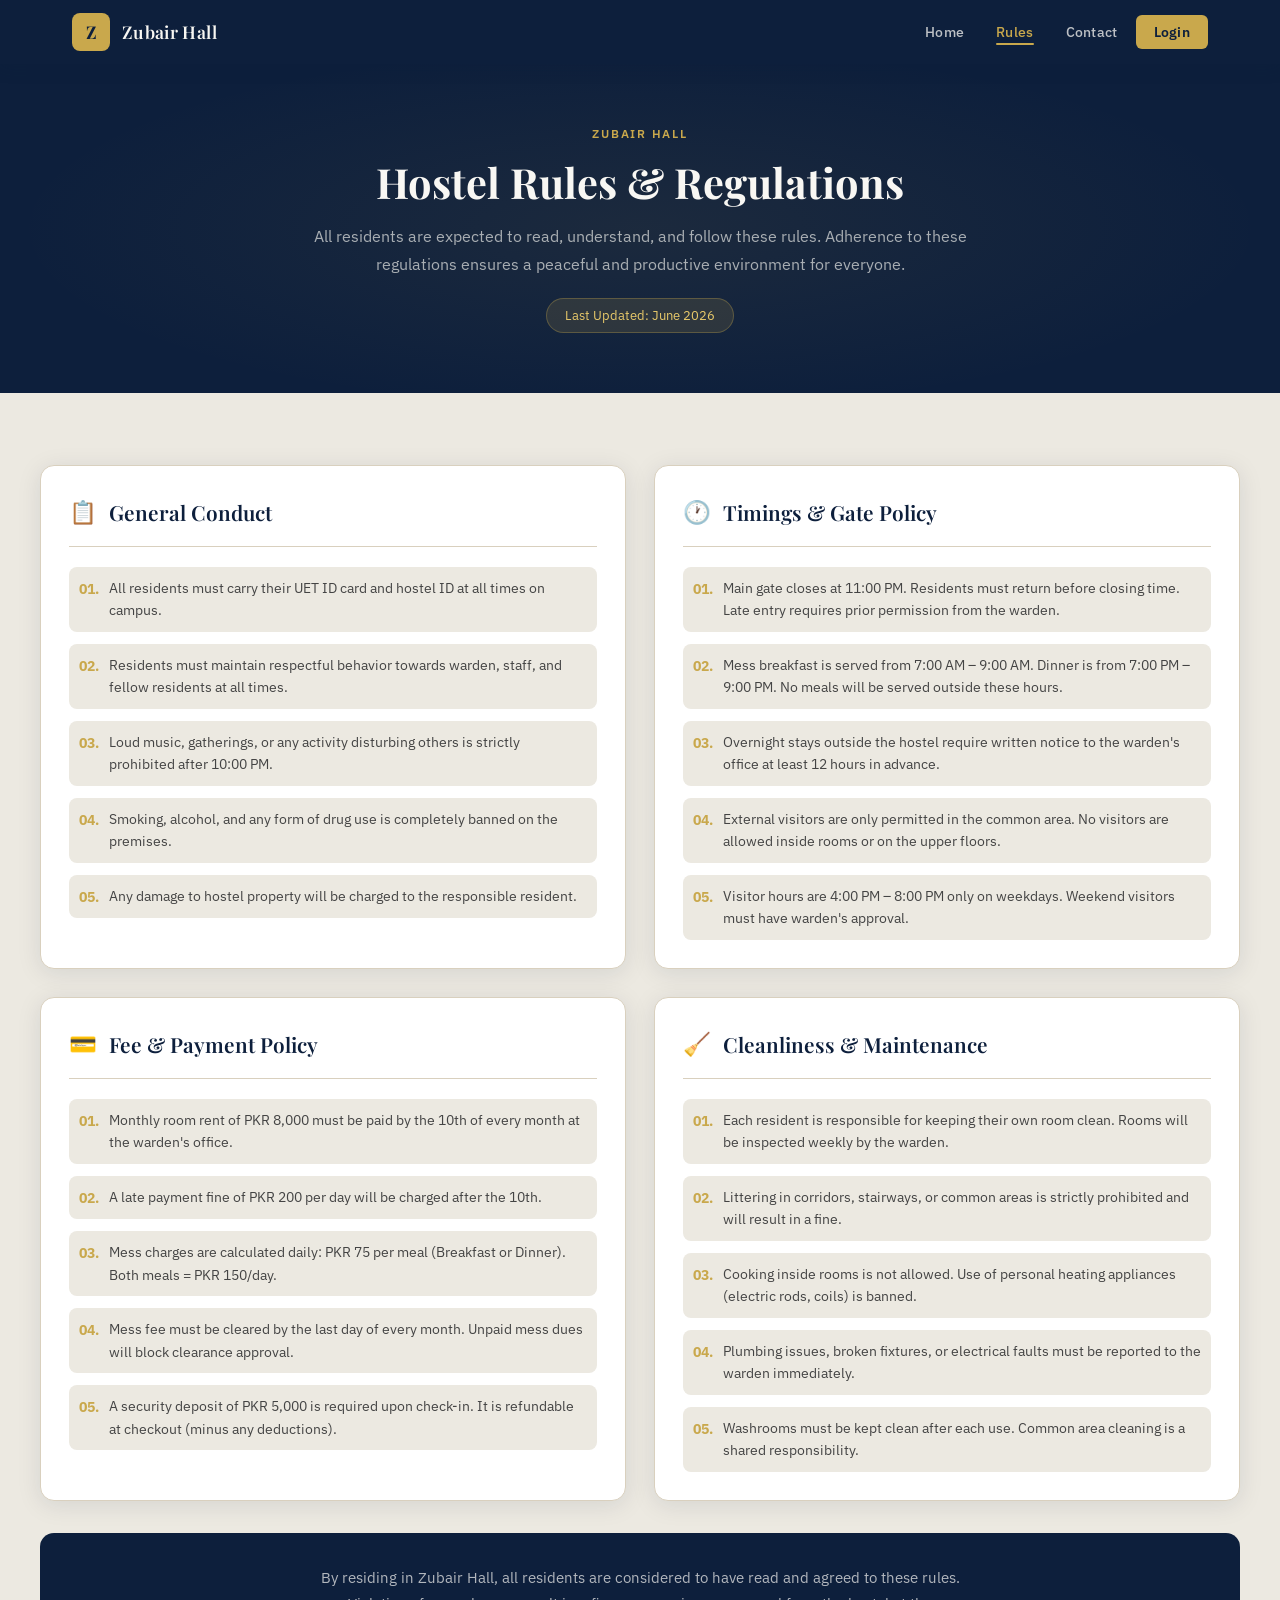
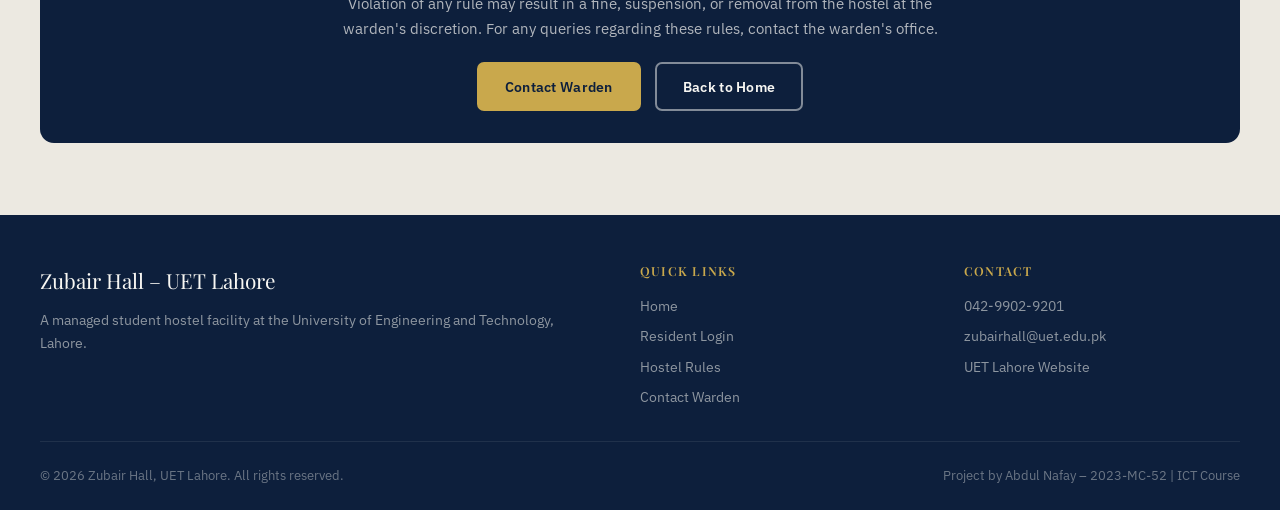
<file: rules.html>
<!--
  AICT Semester Project
  Abdul Nafay | 2023mc52
  Mechatronics Department
-->
  <!DOCTYPE html>
<html lang="en">
<head>
  <meta charset="UTF-8" />
  <meta name="viewport" content="width=device-width, initial-scale=1.0" />
  <title>Hostel Rules – Zubair Hall</title>
  <link rel="stylesheet" href="style.css" />
</head>
<body>

<!-- ========== NAVIGATION ========== -->
<nav>
  <div class="nav-inner">
    <a class="nav-brand" href="index.html">
      <div class="brand-icon">Z</div>
      <span>Zubair Hall</span>
    </a>
    <ul class="nav-links">
      <li><a href="index.html">Home</a></li>
      <li><a href="rules.html" class="active">Rules</a></li>
      <li><a href="index.html#contact">Contact</a></li>
      <li><a href="login.html" class="btn-nav-login">Login</a></li>
    </ul>
  </div>
</nav>

<!-- ========== HERO ========== -->
<div style="background:var(--navy); padding:60px 2rem; text-align:center; position:relative; overflow:hidden;">
  <div style="position:absolute; inset:0; background:radial-gradient(ellipse 70% 80% at 50% 50%, rgba(201,168,76,0.08) 0%, transparent 70%);"></div>
  <div style="position:relative; z-index:1; max-width:700px; margin:0 auto;">
    <span style="font-size:0.78rem; font-weight:600; letter-spacing:0.14em; text-transform:uppercase; color:var(--gold); display:block; margin-bottom:12px;">Zubair Hall</span>
    <h1 style="color:var(--white); margin-bottom:14px;">Hostel Rules &amp; Regulations</h1>
    <p style="color:rgba(248,247,243,0.65); font-size:1rem; line-height:1.75;">
      All residents are expected to read, understand, and follow these rules. Adherence to these regulations ensures a peaceful and productive environment for everyone.
    </p>
    <div style="margin-top:20px; display:inline-block; background:rgba(201,168,76,0.14); border:1px solid rgba(201,168,76,0.30); border-radius:20px; padding:6px 18px; font-size:0.82rem; color:var(--gold-light);">
      Last Updated: June 2026
    </div>
  </div>
</div>

<!-- ========== RULES CONTENT ========== -->
<section class="section" style="background:var(--off-white);">
  <div class="section-inner">
    <div style="display:grid; grid-template-columns: 1fr 1fr; gap:28px;">

      <!-- General Rules -->
      <div class="card">
        <div style="display:flex; align-items:center; gap:12px; margin-bottom:20px; padding-bottom:16px; border-bottom:1px solid var(--border);">
          <span style="font-size:1.4rem;">📋</span>
          <h3 style="color:var(--navy);">General Conduct</h3>
        </div>
        <ul style="list-style:none; display:flex; flex-direction:column; gap:12px;">
          <li style="display:flex; gap:10px; align-items:flex-start; font-size:0.88rem; color:#444; line-height:1.6; padding:10px; border-radius:8px; background:var(--off-white); transition:background 0.2s;" onmouseover="this.style.background='rgba(201,168,76,0.07)'" onmouseout="this.style.background='var(--off-white)'">
            <span style="color:var(--gold); font-weight:700; flex-shrink:0; margin-top:1px;">01.</span>
            All residents must carry their UET ID card and hostel ID at all times on campus.
          </li>
          <li style="display:flex; gap:10px; align-items:flex-start; font-size:0.88rem; color:#444; line-height:1.6; padding:10px; border-radius:8px; background:var(--off-white); transition:background 0.2s;" onmouseover="this.style.background='rgba(201,168,76,0.07)'" onmouseout="this.style.background='var(--off-white)'">
            <span style="color:var(--gold); font-weight:700; flex-shrink:0; margin-top:1px;">02.</span>
            Residents must maintain respectful behavior towards warden, staff, and fellow residents at all times.
          </li>
          <li style="display:flex; gap:10px; align-items:flex-start; font-size:0.88rem; color:#444; line-height:1.6; padding:10px; border-radius:8px; background:var(--off-white); transition:background 0.2s;" onmouseover="this.style.background='rgba(201,168,76,0.07)'" onmouseout="this.style.background='var(--off-white)'">
            <span style="color:var(--gold); font-weight:700; flex-shrink:0; margin-top:1px;">03.</span>
            Loud music, gatherings, or any activity disturbing others is strictly prohibited after 10:00 PM.
          </li>
          <li style="display:flex; gap:10px; align-items:flex-start; font-size:0.88rem; color:#444; line-height:1.6; padding:10px; border-radius:8px; background:var(--off-white); transition:background 0.2s;" onmouseover="this.style.background='rgba(201,168,76,0.07)'" onmouseout="this.style.background='var(--off-white)'">
            <span style="color:var(--gold); font-weight:700; flex-shrink:0; margin-top:1px;">04.</span>
            Smoking, alcohol, and any form of drug use is completely banned on the premises.
          </li>
          <li style="display:flex; gap:10px; align-items:flex-start; font-size:0.88rem; color:#444; line-height:1.6; padding:10px; border-radius:8px; background:var(--off-white); transition:background 0.2s;" onmouseover="this.style.background='rgba(201,168,76,0.07)'" onmouseout="this.style.background='var(--off-white)'">
            <span style="color:var(--gold); font-weight:700; flex-shrink:0; margin-top:1px;">05.</span>
            Any damage to hostel property will be charged to the responsible resident.
          </li>
        </ul>
      </div>

      <!-- Timing Rules -->
      <div class="card">
        <div style="display:flex; align-items:center; gap:12px; margin-bottom:20px; padding-bottom:16px; border-bottom:1px solid var(--border);">
          <span style="font-size:1.4rem;">🕐</span>
          <h3 style="color:var(--navy);">Timings &amp; Gate Policy</h3>
        </div>
        <ul style="list-style:none; display:flex; flex-direction:column; gap:12px;">
          <li style="display:flex; gap:10px; align-items:flex-start; font-size:0.88rem; color:#444; line-height:1.6; padding:10px; border-radius:8px; background:var(--off-white); transition:background 0.2s;" onmouseover="this.style.background='rgba(201,168,76,0.07)'" onmouseout="this.style.background='var(--off-white)'">
            <span style="color:var(--gold); font-weight:700; flex-shrink:0; margin-top:1px;">01.</span>
            Main gate closes at 11:00 PM. Residents must return before closing time. Late entry requires prior permission from the warden.
          </li>
          <li style="display:flex; gap:10px; align-items:flex-start; font-size:0.88rem; color:#444; line-height:1.6; padding:10px; border-radius:8px; background:var(--off-white); transition:background 0.2s;" onmouseover="this.style.background='rgba(201,168,76,0.07)'" onmouseout="this.style.background='var(--off-white)'">
            <span style="color:var(--gold); font-weight:700; flex-shrink:0; margin-top:1px;">02.</span>
            Mess breakfast is served from 7:00 AM – 9:00 AM. Dinner is from 7:00 PM – 9:00 PM. No meals will be served outside these hours.
          </li>
          <li style="display:flex; gap:10px; align-items:flex-start; font-size:0.88rem; color:#444; line-height:1.6; padding:10px; border-radius:8px; background:var(--off-white); transition:background 0.2s;" onmouseover="this.style.background='rgba(201,168,76,0.07)'" onmouseout="this.style.background='var(--off-white)'">
            <span style="color:var(--gold); font-weight:700; flex-shrink:0; margin-top:1px;">03.</span>
            Overnight stays outside the hostel require written notice to the warden's office at least 12 hours in advance.
          </li>
          <li style="display:flex; gap:10px; align-items:flex-start; font-size:0.88rem; color:#444; line-height:1.6; padding:10px; border-radius:8px; background:var(--off-white); transition:background 0.2s;" onmouseover="this.style.background='rgba(201,168,76,0.07)'" onmouseout="this.style.background='var(--off-white)'">
            <span style="color:var(--gold); font-weight:700; flex-shrink:0; margin-top:1px;">04.</span>
            External visitors are only permitted in the common area. No visitors are allowed inside rooms or on the upper floors.
          </li>
          <li style="display:flex; gap:10px; align-items:flex-start; font-size:0.88rem; color:#444; line-height:1.6; padding:10px; border-radius:8px; background:var(--off-white); transition:background 0.2s;" onmouseover="this.style.background='rgba(201,168,76,0.07)'" onmouseout="this.style.background='var(--off-white)'">
            <span style="color:var(--gold); font-weight:700; flex-shrink:0; margin-top:1px;">05.</span>
            Visitor hours are 4:00 PM – 8:00 PM only on weekdays. Weekend visitors must have warden's approval.
          </li>
        </ul>
      </div>

      <!-- Fee Rules -->
      <div class="card">
        <div style="display:flex; align-items:center; gap:12px; margin-bottom:20px; padding-bottom:16px; border-bottom:1px solid var(--border);">
          <span style="font-size:1.4rem;">💳</span>
          <h3 style="color:var(--navy);">Fee &amp; Payment Policy</h3>
        </div>
        <ul style="list-style:none; display:flex; flex-direction:column; gap:12px;">
          <li style="display:flex; gap:10px; align-items:flex-start; font-size:0.88rem; color:#444; line-height:1.6; padding:10px; border-radius:8px; background:var(--off-white); transition:background 0.2s;" onmouseover="this.style.background='rgba(201,168,76,0.07)'" onmouseout="this.style.background='var(--off-white)'">
            <span style="color:var(--gold); font-weight:700; flex-shrink:0; margin-top:1px;">01.</span>
            Monthly room rent of PKR 8,000 must be paid by the 10th of every month at the warden's office.
          </li>
          <li style="display:flex; gap:10px; align-items:flex-start; font-size:0.88rem; color:#444; line-height:1.6; padding:10px; border-radius:8px; background:var(--off-white); transition:background 0.2s;" onmouseover="this.style.background='rgba(201,168,76,0.07)'" onmouseout="this.style.background='var(--off-white)'">
            <span style="color:var(--gold); font-weight:700; flex-shrink:0; margin-top:1px;">02.</span>
            A late payment fine of PKR 200 per day will be charged after the 10th.
          </li>
          <li style="display:flex; gap:10px; align-items:flex-start; font-size:0.88rem; color:#444; line-height:1.6; padding:10px; border-radius:8px; background:var(--off-white); transition:background 0.2s;" onmouseover="this.style.background='rgba(201,168,76,0.07)'" onmouseout="this.style.background='var(--off-white)'">
            <span style="color:var(--gold); font-weight:700; flex-shrink:0; margin-top:1px;">03.</span>
            Mess charges are calculated daily: PKR 75 per meal (Breakfast or Dinner). Both meals = PKR 150/day.
          </li>
          <li style="display:flex; gap:10px; align-items:flex-start; font-size:0.88rem; color:#444; line-height:1.6; padding:10px; border-radius:8px; background:var(--off-white); transition:background 0.2s;" onmouseover="this.style.background='rgba(201,168,76,0.07)'" onmouseout="this.style.background='var(--off-white)'">
            <span style="color:var(--gold); font-weight:700; flex-shrink:0; margin-top:1px;">04.</span>
            Mess fee must be cleared by the last day of every month. Unpaid mess dues will block clearance approval.
          </li>
          <li style="display:flex; gap:10px; align-items:flex-start; font-size:0.88rem; color:#444; line-height:1.6; padding:10px; border-radius:8px; background:var(--off-white); transition:background 0.2s;" onmouseover="this.style.background='rgba(201,168,76,0.07)'" onmouseout="this.style.background='var(--off-white)'">
            <span style="color:var(--gold); font-weight:700; flex-shrink:0; margin-top:1px;">05.</span>
            A security deposit of PKR 5,000 is required upon check-in. It is refundable at checkout (minus any deductions).
          </li>
        </ul>
      </div>

      <!-- Cleanliness Rules -->
      <div class="card">
        <div style="display:flex; align-items:center; gap:12px; margin-bottom:20px; padding-bottom:16px; border-bottom:1px solid var(--border);">
          <span style="font-size:1.4rem;">🧹</span>
          <h3 style="color:var(--navy);">Cleanliness &amp; Maintenance</h3>
        </div>
        <ul style="list-style:none; display:flex; flex-direction:column; gap:12px;">
          <li style="display:flex; gap:10px; align-items:flex-start; font-size:0.88rem; color:#444; line-height:1.6; padding:10px; border-radius:8px; background:var(--off-white); transition:background 0.2s;" onmouseover="this.style.background='rgba(201,168,76,0.07)'" onmouseout="this.style.background='var(--off-white)'">
            <span style="color:var(--gold); font-weight:700; flex-shrink:0; margin-top:1px;">01.</span>
            Each resident is responsible for keeping their own room clean. Rooms will be inspected weekly by the warden.
          </li>
          <li style="display:flex; gap:10px; align-items:flex-start; font-size:0.88rem; color:#444; line-height:1.6; padding:10px; border-radius:8px; background:var(--off-white); transition:background 0.2s;" onmouseover="this.style.background='rgba(201,168,76,0.07)'" onmouseout="this.style.background='var(--off-white)'">
            <span style="color:var(--gold); font-weight:700; flex-shrink:0; margin-top:1px;">02.</span>
            Littering in corridors, stairways, or common areas is strictly prohibited and will result in a fine.
          </li>
          <li style="display:flex; gap:10px; align-items:flex-start; font-size:0.88rem; color:#444; line-height:1.6; padding:10px; border-radius:8px; background:var(--off-white); transition:background 0.2s;" onmouseover="this.style.background='rgba(201,168,76,0.07)'" onmouseout="this.style.background='var(--off-white)'">
            <span style="color:var(--gold); font-weight:700; flex-shrink:0; margin-top:1px;">03.</span>
            Cooking inside rooms is not allowed. Use of personal heating appliances (electric rods, coils) is banned.
          </li>
          <li style="display:flex; gap:10px; align-items:flex-start; font-size:0.88rem; color:#444; line-height:1.6; padding:10px; border-radius:8px; background:var(--off-white); transition:background 0.2s;" onmouseover="this.style.background='rgba(201,168,76,0.07)'" onmouseout="this.style.background='var(--off-white)'">
            <span style="color:var(--gold); font-weight:700; flex-shrink:0; margin-top:1px;">04.</span>
            Plumbing issues, broken fixtures, or electrical faults must be reported to the warden immediately.
          </li>
          <li style="display:flex; gap:10px; align-items:flex-start; font-size:0.88rem; color:#444; line-height:1.6; padding:10px; border-radius:8px; background:var(--off-white); transition:background 0.2s;" onmouseover="this.style.background='rgba(201,168,76,0.07)'" onmouseout="this.style.background='var(--off-white)'">
            <span style="color:var(--gold); font-weight:700; flex-shrink:0; margin-top:1px;">05.</span>
            Washrooms must be kept clean after each use. Common area cleaning is a shared responsibility.
          </li>
        </ul>
      </div>

    </div>

    <!-- Acknowledgement Notice -->
    <div style="margin-top:32px; background:var(--navy); border-radius:14px; padding:32px; text-align:center;">
      <p style="color:rgba(248,247,243,0.70); font-size:0.92rem; line-height:1.75; max-width:640px; margin:0 auto;">
        By residing in Zubair Hall, all residents are considered to have read and agreed to these rules. 
        Violation of any rule may result in a fine, suspension, or removal from the hostel at the warden's discretion.
        For any queries regarding these rules, contact the warden's office.
      </p>
      <div style="margin-top:20px; display:flex; gap:14px; justify-content:center; flex-wrap:wrap;">
        <a href="index.html#contact" class="btn btn-primary">Contact Warden</a>
        <a href="index.html" class="btn btn-outline-white">Back to Home</a>
      </div>
    </div>

  </div>
</section>

<!-- ========== FOOTER ========== -->
<footer>
  <div class="footer-inner">
    <div class="footer-brand">
      <p class="brand-name">Zubair Hall – UET Lahore</p>
      <p>A managed student hostel facility at the University of Engineering and Technology, Lahore.</p>
    </div>
    <div class="footer-col">
      <h4>Quick Links</h4>
      <ul>
        <li><a href="index.html">Home</a></li>
        <li><a href="login.html">Resident Login</a></li>
        <li><a href="rules.html">Hostel Rules</a></li>
        <li><a href="index.html#contact">Contact Warden</a></li>
      </ul>
    </div>
    <div class="footer-col">
      <h4>Contact</h4>
      <ul>
        <li><a href="tel:+924299029201">042-9902-9201</a></li>
        <li><a href="mailto:zubairhall@uet.edu.pk">zubairhall@uet.edu.pk</a></li>
        <li><a href="https://uet.edu.pk" target="_blank">UET Lahore Website</a></li>
      </ul>
    </div>
  </div>
  <div class="footer-bottom">
    <span>© 2026 Zubair Hall, UET Lahore. All rights reserved.</span>
    <span>Project by Abdul Nafay – 2023-MC-52 | ICT Course</span>
  </div>
</footer>

</body>
</html>
</file>
<file: style.css>
/* ============================================
   AICT Semester Project
   Abdul Nafay | 2023mc52
   Mechatronics Department
   Zubair Hall – UET Lahore | Main Stylesheet
   ============================================ */

@import url('https://fonts.googleapis.com/css2?family=Playfair+Display:wght@400;600;700&family=IBM+Plex+Sans:wght@300;400;500;600&display=swap');

:root {
  --navy: #0d1f3c;
  --navy-light: #16305a;
  --gold: #c9a84c;
  --gold-light: #e8c96a;
  --white: #f8f7f3;
  --off-white: #ece9e1;
  --text: #1a1a2e;
  --text-muted: #6b7280;
  --border: #d9d0be;
  --green: #2d6a4f;
  --green-light: #52b788;
  --red: #9b2226;
  --red-light: #e5383b;
  --shadow: 0 4px 24px rgba(13,31,60,0.10);
  --shadow-lg: 0 12px 48px rgba(13,31,60,0.18);
}

*, *::before, *::after {
  box-sizing: border-box;
  margin: 0;
  padding: 0;
}

html {
  scroll-behavior: smooth;
}

body {
  font-family: 'IBM Plex Sans', sans-serif;
  background: var(--white);
  color: var(--text);
  line-height: 1.6;
  font-size: 15px;
}

/* ---- Typography ---- */
h1, h2, h3, h4 {
  font-family: 'Playfair Display', serif;
  line-height: 1.25;
}

h1 { font-size: 2.6rem; font-weight: 700; }
h2 { font-size: 1.9rem; font-weight: 600; }
h3 { font-size: 1.3rem; font-weight: 600; }
h4 { font-size: 1.05rem; font-weight: 600; }

/* ---- Navigation ---- */
nav {
  background: var(--navy);
  position: sticky;
  top: 0;
  z-index: 100;
  box-shadow: 0 2px 16px rgba(13,31,60,0.25);
}

.nav-inner {
  max-width: 1200px;
  margin: 0 auto;
  padding: 0 2rem;
  display: flex;
  align-items: center;
  justify-content: space-between;
  height: 64px;
}

.nav-brand {
  display: flex;
  align-items: center;
  gap: 12px;
  text-decoration: none;
}

.nav-brand .brand-icon {
  width: 38px;
  height: 38px;
  background: var(--gold);
  border-radius: 8px;
  display: flex;
  align-items: center;
  justify-content: center;
  font-size: 1.1rem;
  color: var(--navy);
  font-weight: 700;
  font-family: 'Playfair Display', serif;
  transition: transform 0.25s ease, box-shadow 0.25s ease;
}

.nav-brand:hover .brand-icon {
  transform: scale(1.1) rotate(-3deg);
  box-shadow: 0 4px 14px rgba(201,168,76,0.5);
}

.nav-brand span {
  color: var(--white);
  font-family: 'Playfair Display', serif;
  font-size: 1.1rem;
  font-weight: 600;
  letter-spacing: 0.02em;
}

.nav-links {
  display: flex;
  align-items: center;
  gap: 0.25rem;
  list-style: none;
}

.nav-links a {
  color: rgba(248,247,243,0.75);
  text-decoration: none;
  padding: 8px 14px;
  border-radius: 6px;
  font-size: 0.88rem;
  font-weight: 500;
  letter-spacing: 0.02em;
  transition: color 0.2s, background 0.2s;
  position: relative;
}

.nav-links a::after {
  content: '';
  position: absolute;
  bottom: 4px;
  left: 14px;
  right: 14px;
  height: 2px;
  background: var(--gold);
  transform: scaleX(0);
  transition: transform 0.25s ease;
  border-radius: 2px;
}

.nav-links a:hover {
  color: var(--white);
  background: rgba(255,255,255,0.06);
}

.nav-links a:hover::after {
  transform: scaleX(1);
}

.nav-links a.active {
  color: var(--gold);
}

.nav-links a.active::after {
  transform: scaleX(1);
}

.btn-nav-login {
  background: var(--gold) !important;
  color: var(--navy) !important;
  font-weight: 600 !important;
  border-radius: 6px !important;
  padding: 8px 18px !important;
  transition: background 0.2s, transform 0.2s, box-shadow 0.2s !important;
}

.btn-nav-login:hover {
  background: var(--gold-light) !important;
  transform: translateY(-2px) !important;
  box-shadow: 0 4px 14px rgba(201,168,76,0.4) !important;
  color: var(--navy) !important;
}

.btn-nav-login::after { display: none !important; }

/* ---- Buttons ---- */
.btn {
  display: inline-block;
  padding: 11px 26px;
  border-radius: 7px;
  font-family: 'IBM Plex Sans', sans-serif;
  font-size: 0.9rem;
  font-weight: 600;
  cursor: pointer;
  border: 2px solid transparent;
  text-decoration: none;
  transition: transform 0.2s ease, box-shadow 0.2s ease, background 0.2s ease, color 0.2s ease, border-color 0.2s ease;
  letter-spacing: 0.02em;
}

.btn:hover {
  transform: translateY(-2px);
}

.btn-primary {
  background: var(--gold);
  color: var(--navy);
  border-color: var(--gold);
}

.btn-primary:hover {
  background: var(--gold-light);
  border-color: var(--gold-light);
  box-shadow: 0 6px 20px rgba(201,168,76,0.38);
}

.btn-outline {
  background: transparent;
  color: var(--navy);
  border-color: var(--navy);
}

.btn-outline:hover {
  background: var(--navy);
  color: var(--white);
  box-shadow: 0 6px 20px rgba(13,31,60,0.22);
}

.btn-outline-white {
  background: transparent;
  color: var(--white);
  border-color: rgba(248,247,243,0.5);
}

.btn-outline-white:hover {
  background: rgba(255,255,255,0.12);
  border-color: var(--white);
}

.btn-danger {
  background: var(--red);
  color: white;
  border-color: var(--red);
}

.btn-danger:hover {
  background: var(--red-light);
  border-color: var(--red-light);
  box-shadow: 0 6px 20px rgba(155,34,38,0.3);
}

/* ---- Section Wrapper ---- */
.section {
  padding: 72px 2rem;
}

.section-inner {
  max-width: 1200px;
  margin: 0 auto;
}

.section-label {
  font-size: 0.78rem;
  font-weight: 600;
  letter-spacing: 0.14em;
  text-transform: uppercase;
  color: var(--gold);
  margin-bottom: 10px;
  display: block;
}

.section-title {
  color: var(--navy);
  margin-bottom: 14px;
}

.section-subtitle {
  color: var(--text-muted);
  font-size: 1rem;
  max-width: 580px;
  line-height: 1.7;
}

.section-divider {
  width: 52px;
  height: 3px;
  background: var(--gold);
  margin: 20px 0 40px;
  border-radius: 2px;
}

/* ---- Hero ---- */
.hero {
  background: var(--navy);
  position: relative;
  overflow: hidden;
  min-height: 540px;
  display: flex;
  align-items: center;
  padding: 80px 2rem;
}

.hero::before {
  content: '';
  position: absolute;
  inset: 0;
  background: 
    radial-gradient(ellipse 60% 80% at 70% 50%, rgba(201,168,76,0.10) 0%, transparent 70%),
    linear-gradient(135deg, #0d1f3c 0%, #16305a 100%);
}

.hero::after {
  content: '';
  position: absolute;
  top: -80px;
  right: -80px;
  width: 420px;
  height: 420px;
  background: radial-gradient(circle, rgba(201,168,76,0.07) 0%, transparent 70%);
  border-radius: 50%;
}

.hero-inner {
  max-width: 1200px;
  margin: 0 auto;
  position: relative;
  z-index: 1;
  display: grid;
  grid-template-columns: 1fr 1fr;
  gap: 48px;
  align-items: center;
  width: 100%;
}

.hero-badge {
  display: inline-flex;
  align-items: center;
  gap: 8px;
  background: rgba(201,168,76,0.14);
  border: 1px solid rgba(201,168,76,0.30);
  border-radius: 20px;
  padding: 5px 14px;
  font-size: 0.78rem;
  color: var(--gold-light);
  font-weight: 500;
  letter-spacing: 0.06em;
  margin-bottom: 20px;
}

.hero-badge .dot {
  width: 6px;
  height: 6px;
  background: var(--green-light);
  border-radius: 50%;
  animation: pulse 2s infinite;
}

@keyframes pulse {
  0%, 100% { opacity: 1; transform: scale(1); }
  50% { opacity: 0.5; transform: scale(1.4); }
}

.hero h1 {
  color: var(--white);
  font-size: 2.8rem;
  margin-bottom: 16px;
  line-height: 1.2;
}

.hero h1 span {
  color: var(--gold);
}

.hero-desc {
  color: rgba(248,247,243,0.72);
  font-size: 1rem;
  margin-bottom: 32px;
  line-height: 1.75;
}

.hero-actions {
  display: flex;
  gap: 14px;
  flex-wrap: wrap;
}

.hero-stats {
  display: grid;
  grid-template-columns: repeat(2, 1fr);
  gap: 16px;
}

.stat-card {
  background: rgba(255,255,255,0.05);
  border: 1px solid rgba(255,255,255,0.09);
  border-radius: 12px;
  padding: 22px 20px;
  text-align: center;
  transition: background 0.25s, transform 0.25s, border-color 0.25s;
  cursor: default;
}

.stat-card:hover {
  background: rgba(201,168,76,0.09);
  border-color: rgba(201,168,76,0.30);
  transform: translateY(-4px);
}

.stat-card .stat-num {
  font-family: 'Playfair Display', serif;
  font-size: 2rem;
  font-weight: 700;
  color: var(--gold);
  display: block;
}

.stat-card .stat-label {
  font-size: 0.78rem;
  color: rgba(248,247,243,0.60);
  font-weight: 500;
  letter-spacing: 0.04em;
  margin-top: 4px;
  display: block;
}

/* ---- Cards ---- */
.card {
  background: white;
  border: 1px solid var(--border);
  border-radius: 14px;
  padding: 28px;
  box-shadow: var(--shadow);
  transition: transform 0.25s, box-shadow 0.25s, border-color 0.25s;
}

.card:hover {
  transform: translateY(-4px);
  box-shadow: var(--shadow-lg);
  border-color: var(--gold);
}

/* ---- Amenity Grid ---- */
.amenity-grid {
  display: grid;
  grid-template-columns: repeat(auto-fill, minmax(200px, 1fr));
  gap: 18px;
  margin-top: 32px;
}

.amenity-item {
  display: flex;
  align-items: flex-start;
  gap: 14px;
  background: var(--off-white);
  border: 1px solid var(--border);
  border-radius: 10px;
  padding: 18px;
  transition: background 0.22s, transform 0.22s, border-color 0.22s, box-shadow 0.22s;
  cursor: default;
}

.amenity-item:hover {
  background: white;
  border-color: var(--gold);
  transform: translateY(-3px);
  box-shadow: 0 6px 20px rgba(201,168,76,0.12);
}

.amenity-icon {
  font-size: 1.5rem;
  line-height: 1;
  flex-shrink: 0;
  transition: transform 0.22s;
}

.amenity-item:hover .amenity-icon {
  transform: scale(1.2);
}

.amenity-item h4 {
  font-size: 0.9rem;
  color: var(--navy);
  margin-bottom: 3px;
}

.amenity-item p {
  font-size: 0.78rem;
  color: var(--text-muted);
}

/* ---- Notice Board ---- */
.notice-board {
  background: var(--navy);
  border-radius: 14px;
  overflow: hidden;
}

.notice-header {
  background: var(--gold);
  padding: 14px 24px;
  display: flex;
  align-items: center;
  gap: 10px;
}

.notice-header h3 {
  color: var(--navy);
  font-size: 1rem;
}

.notice-list {
  padding: 20px 24px;
  display: flex;
  flex-direction: column;
  gap: 12px;
}

.notice-item {
  display: flex;
  align-items: flex-start;
  gap: 12px;
  padding: 12px 16px;
  background: rgba(255,255,255,0.05);
  border-radius: 8px;
  border-left: 3px solid var(--gold);
  transition: background 0.2s, transform 0.2s;
  cursor: default;
}

.notice-item:hover {
  background: rgba(255,255,255,0.09);
  transform: translateX(4px);
}

.notice-item .notice-date {
  font-size: 0.72rem;
  color: var(--gold);
  font-weight: 600;
  white-space: nowrap;
  flex-shrink: 0;
  padding-top: 2px;
}

.notice-item .notice-text {
  font-size: 0.88rem;
  color: rgba(248,247,243,0.85);
  line-height: 1.5;
}

/* ---- Contact Section ---- */
.contact-grid {
  display: grid;
  grid-template-columns: repeat(auto-fill, minmax(220px, 1fr));
  gap: 20px;
}

.contact-card {
  display: flex;
  align-items: flex-start;
  gap: 16px;
  background: white;
  border: 1px solid var(--border);
  border-radius: 12px;
  padding: 22px 20px;
  text-decoration: none;
  transition: border-color 0.22s, transform 0.22s, box-shadow 0.22s;
}

.contact-card:hover {
  border-color: var(--gold);
  transform: translateY(-4px);
  box-shadow: 0 8px 24px rgba(201,168,76,0.14);
}

.contact-card .c-icon {
  width: 44px;
  height: 44px;
  background: var(--off-white);
  border-radius: 10px;
  display: flex;
  align-items: center;
  justify-content: center;
  font-size: 1.2rem;
  flex-shrink: 0;
  transition: background 0.22s, transform 0.22s;
}

.contact-card:hover .c-icon {
  background: var(--gold);
  transform: scale(1.1);
}

.contact-card .c-label {
  font-size: 0.75rem;
  color: var(--text-muted);
  font-weight: 600;
  letter-spacing: 0.06em;
  text-transform: uppercase;
  display: block;
  margin-bottom: 4px;
}

.contact-card .c-value {
  font-size: 0.9rem;
  color: var(--navy);
  font-weight: 600;
  display: block;
  line-height: 1.4;
}

/* ---- Map ---- */
.map-wrapper {
  border-radius: 14px;
  overflow: hidden;
  border: 2px solid var(--border);
  box-shadow: var(--shadow);
}

.map-wrapper iframe {
  display: block;
  width: 100%;
  height: 380px;
  border: none;
}

/* ---- Feedback Form ---- */
.feedback-form {
  background: white;
  border: 1px solid var(--border);
  border-radius: 14px;
  padding: 36px;
  box-shadow: var(--shadow);
}

.form-group {
  margin-bottom: 20px;
}

label {
  display: block;
  font-size: 0.83rem;
  font-weight: 600;
  color: var(--navy);
  margin-bottom: 7px;
  letter-spacing: 0.02em;
}

input[type="text"],
input[type="email"],
input[type="password"],
select,
textarea {
  width: 100%;
  padding: 11px 15px;
  border: 1.5px solid var(--border);
  border-radius: 8px;
  font-family: 'IBM Plex Sans', sans-serif;
  font-size: 0.9rem;
  color: var(--text);
  background: var(--white);
  transition: border-color 0.2s, box-shadow 0.2s;
  outline: none;
}

input:focus,
select:focus,
textarea:focus {
  border-color: var(--gold);
  box-shadow: 0 0 0 3px rgba(201,168,76,0.14);
}

textarea {
  resize: vertical;
  min-height: 100px;
}

select {
  cursor: pointer;
  appearance: none;
  background-image: url("data:image/svg+xml,%3Csvg xmlns='http://www.w3.org/2000/svg' width='12' height='8' fill='none'%3E%3Cpath d='M1 1l5 5 5-5' stroke='%236b7280' stroke-width='1.5' stroke-linecap='round'/%3E%3C/svg%3E");
  background-repeat: no-repeat;
  background-position: right 14px center;
  padding-right: 40px;
}

/* ---- Comment Display ---- */
.comments-list {
  display: flex;
  flex-direction: column;
  gap: 16px;
  margin-top: 32px;
}

.comment-item {
  background: var(--off-white);
  border: 1px solid var(--border);
  border-radius: 10px;
  padding: 18px 20px;
  transition: border-color 0.2s, transform 0.2s;
}

.comment-item:hover {
  border-color: var(--gold);
  transform: translateX(4px);
}

.comment-item .comment-author {
  font-weight: 600;
  color: var(--navy);
  font-size: 0.9rem;
}

.comment-item .comment-date {
  font-size: 0.75rem;
  color: var(--text-muted);
  margin-left: 10px;
}

.comment-item .comment-text {
  margin-top: 8px;
  font-size: 0.88rem;
  color: #444;
  line-height: 1.6;
}

/* ---- Tables ---- */
.table-wrapper {
  overflow-x: auto;
  border-radius: 10px;
  border: 1px solid var(--border);
  box-shadow: var(--shadow);
}

table {
  width: 100%;
  border-collapse: collapse;
  font-size: 0.88rem;
}

thead tr {
  background: var(--navy);
  color: var(--white);
}

thead th {
  padding: 13px 16px;
  text-align: left;
  font-weight: 600;
  font-size: 0.80rem;
  letter-spacing: 0.05em;
  text-transform: uppercase;
  white-space: nowrap;
}

tbody tr {
  border-bottom: 1px solid var(--border);
  transition: background 0.18s;
}

tbody tr:last-child { border-bottom: none; }

tbody tr:hover {
  background: rgba(201,168,76,0.06);
}

tbody td {
  padding: 12px 16px;
  color: var(--text);
  vertical-align: middle;
}

tfoot tr {
  background: var(--off-white);
  font-weight: 600;
}

tfoot td {
  padding: 12px 16px;
  color: var(--navy);
  font-size: 0.88rem;
}

/* ---- Badges ---- */
.badge {
  display: inline-block;
  padding: 3px 10px;
  border-radius: 20px;
  font-size: 0.73rem;
  font-weight: 600;
  letter-spacing: 0.04em;
}

.badge-green {
  background: rgba(45,106,79,0.12);
  color: var(--green);
  border: 1px solid rgba(45,106,79,0.22);
}

.badge-red {
  background: rgba(155,34,38,0.10);
  color: var(--red);
  border: 1px solid rgba(155,34,38,0.20);
}

.badge-gold {
  background: rgba(201,168,76,0.13);
  color: #8b6914;
  border: 1px solid rgba(201,168,76,0.30);
}

.badge-navy {
  background: rgba(13,31,60,0.10);
  color: var(--navy);
  border: 1px solid rgba(13,31,60,0.18);
}

/* ---- Dashboard Layout ---- */
.dash-layout {
  display: grid;
  grid-template-columns: 260px 1fr;
  gap: 0;
  min-height: calc(100vh - 64px);
}

.dash-sidebar {
  background: var(--navy);
  padding: 28px 0;
  position: sticky;
  top: 64px;
  height: calc(100vh - 64px);
  overflow-y: auto;
}

.dash-sidebar .sidebar-user {
  padding: 0 24px 24px;
  border-bottom: 1px solid rgba(255,255,255,0.08);
  margin-bottom: 16px;
}

.user-avatar {
  width: 56px;
  height: 56px;
  border-radius: 50%;
  background: var(--gold);
  display: flex;
  align-items: center;
  justify-content: center;
  font-family: 'Playfair Display', serif;
  font-size: 1.4rem;
  color: var(--navy);
  font-weight: 700;
  margin-bottom: 12px;
}

.sidebar-user .user-name {
  font-weight: 600;
  color: var(--white);
  font-size: 0.95rem;
}

.sidebar-user .user-role {
  font-size: 0.75rem;
  color: var(--gold);
  font-weight: 500;
  margin-top: 2px;
}

.sidebar-nav {
  list-style: none;
  padding: 0 12px;
}

.sidebar-nav li a {
  display: flex;
  align-items: center;
  gap: 10px;
  padding: 10px 14px;
  border-radius: 8px;
  color: rgba(248,247,243,0.70);
  text-decoration: none;
  font-size: 0.88rem;
  font-weight: 500;
  transition: background 0.2s, color 0.2s, padding-left 0.2s;
}

.sidebar-nav li a:hover,
.sidebar-nav li a.active {
  background: rgba(255,255,255,0.07);
  color: var(--white);
  padding-left: 20px;
}

.sidebar-nav li a.active {
  background: rgba(201,168,76,0.14);
  color: var(--gold-light);
}

.sidebar-nav .nav-icon {
  font-size: 1rem;
  width: 20px;
  text-align: center;
}

.dash-main {
  background: var(--off-white);
  padding: 36px;
  overflow-y: auto;
}

.dash-topbar {
  display: flex;
  align-items: center;
  justify-content: space-between;
  margin-bottom: 32px;
}

.dash-section {
  background: white;
  border: 1px solid var(--border);
  border-radius: 14px;
  padding: 28px;
  margin-bottom: 24px;
  box-shadow: 0 2px 12px rgba(13,31,60,0.05);
}

.dash-section-title {
  display: flex;
  align-items: center;
  gap: 10px;
  margin-bottom: 20px;
  padding-bottom: 16px;
  border-bottom: 1px solid var(--border);
}

.dash-section-title h3 {
  font-size: 1.1rem;
  color: var(--navy);
}

.dash-section-title .section-icon {
  font-size: 1.1rem;
}

/* ---- Info Grid (Personal Info) ---- */
.info-grid {
  display: grid;
  grid-template-columns: repeat(auto-fill, minmax(220px, 1fr));
  gap: 18px;
}

.info-item {
  background: var(--off-white);
  border-radius: 10px;
  padding: 16px;
  transition: background 0.2s;
}

.info-item:hover {
  background: rgba(201,168,76,0.08);
}

.info-item .info-label {
  font-size: 0.73rem;
  color: var(--text-muted);
  font-weight: 600;
  letter-spacing: 0.08em;
  text-transform: uppercase;
  margin-bottom: 5px;
}

.info-item .info-value {
  font-size: 0.92rem;
  color: var(--navy);
  font-weight: 600;
}

/* ---- Hostel Floor Map ---- */
.floor-map {
  background: white;
  border-radius: 12px;
  overflow: hidden;
  border: 1px solid var(--border);
}

.floor-label {
  background: var(--navy);
  color: var(--gold);
  padding: 10px 20px;
  font-size: 0.82rem;
  font-weight: 600;
  letter-spacing: 0.08em;
  text-transform: uppercase;
}

.floor-corridor {
  background: var(--off-white);
  text-align: center;
  padding: 8px;
  font-size: 0.75rem;
  font-weight: 600;
  color: var(--text-muted);
  letter-spacing: 0.08em;
  text-transform: uppercase;
  border-top: 1px solid var(--border);
  border-bottom: 1px solid var(--border);
}

.rooms-row {
  display: grid;
  grid-template-columns: repeat(4, 1fr);
  gap: 1px;
  background: var(--border);
  padding: 1px;
}

.room-box {
  padding: 16px 12px;
  text-align: center;
  cursor: default;
  transition: transform 0.2s, box-shadow 0.2s;
}

.room-box:hover {
  transform: scale(1.04);
  box-shadow: 0 4px 14px rgba(0,0,0,0.12);
  z-index: 2;
  position: relative;
}

.room-box.occupied {
  background: rgba(45,106,79,0.10);
  border-top: 3px solid var(--green);
}

.room-box.vacant {
  background: rgba(155,34,38,0.07);
  border-top: 3px solid var(--red-light);
}

.room-box .room-num {
  font-family: 'Playfair Display', serif;
  font-size: 1.1rem;
  font-weight: 700;
  color: var(--navy);
}

.room-box .room-name {
  font-size: 0.72rem;
  color: var(--text-muted);
  margin-top: 3px;
  line-height: 1.3;
}

.room-box .room-status {
  margin-top: 6px;
}

.map-legend {
  display: flex;
  gap: 20px;
  padding: 16px 20px;
  border-top: 1px solid var(--border);
}

.legend-item {
  display: flex;
  align-items: center;
  gap: 8px;
  font-size: 0.8rem;
  color: var(--text-muted);
  font-weight: 500;
}

.legend-dot {
  width: 12px;
  height: 12px;
  border-radius: 3px;
}

.legend-dot.occ { background: var(--green); }
.legend-dot.vac { background: var(--red-light); }

/* ---- Login Page ---- */
.login-page {
  min-height: 100vh;
  display: flex;
  flex-direction: column;
}

.login-wrap {
  flex: 1;
  display: grid;
  grid-template-columns: 1fr 1fr;
  min-height: calc(100vh - 64px);
}

.login-left {
  background: var(--navy);
  padding: 60px 56px;
  display: flex;
  flex-direction: column;
  justify-content: center;
  position: relative;
  overflow: hidden;
}

.login-left::before {
  content: '';
  position: absolute;
  bottom: -80px;
  left: -80px;
  width: 300px;
  height: 300px;
  background: radial-gradient(circle, rgba(201,168,76,0.10) 0%, transparent 70%);
  border-radius: 50%;
}

.login-left h2 {
  color: var(--white);
  font-size: 2rem;
  margin-bottom: 16px;
  line-height: 1.3;
}

.login-left h2 span { color: var(--gold); }

.login-left p {
  color: rgba(248,247,243,0.65);
  line-height: 1.75;
  font-size: 0.95rem;
  margin-bottom: 32px;
}

.feature-list {
  list-style: none;
  display: flex;
  flex-direction: column;
  gap: 12px;
}

.feature-list li {
  display: flex;
  align-items: center;
  gap: 12px;
  color: rgba(248,247,243,0.80);
  font-size: 0.9rem;
}

.feature-list li .check {
  width: 22px;
  height: 22px;
  background: rgba(201,168,76,0.18);
  border: 1px solid rgba(201,168,76,0.35);
  border-radius: 50%;
  display: flex;
  align-items: center;
  justify-content: center;
  font-size: 0.7rem;
  color: var(--gold);
  flex-shrink: 0;
}

.login-right {
  background: var(--white);
  padding: 60px 56px;
  display: flex;
  flex-direction: column;
  justify-content: center;
}

.login-card {
  max-width: 400px;
  width: 100%;
}

.login-card h3 {
  font-size: 1.6rem;
  color: var(--navy);
  margin-bottom: 6px;
}

.login-card .login-sub {
  font-size: 0.88rem;
  color: var(--text-muted);
  margin-bottom: 32px;
}

.user-type-selector {
  display: grid;
  grid-template-columns: 1fr 1fr;
  gap: 12px;
  margin-bottom: 24px;
}

.user-type-btn {
  border: 2px solid var(--border);
  background: white;
  border-radius: 10px;
  padding: 14px;
  cursor: pointer;
  text-align: center;
  transition: border-color 0.2s, background 0.2s, transform 0.2s;
}

.user-type-btn:hover {
  border-color: var(--gold);
  transform: translateY(-2px);
}

.user-type-btn.selected {
  border-color: var(--navy);
  background: rgba(13,31,60,0.04);
}

.user-type-btn .type-icon { font-size: 1.5rem; margin-bottom: 6px; display: block; }
.user-type-btn .type-label { font-size: 0.82rem; font-weight: 600; color: var(--navy); }
.user-type-btn .type-sub { font-size: 0.72rem; color: var(--text-muted); margin-top: 2px; }

.login-hint {
  font-size: 0.78rem;
  color: var(--text-muted);
  text-align: center;
  margin-top: 18px;
  line-height: 1.5;
}

/* ---- Footer ---- */
footer {
  background: var(--navy);
  color: rgba(248,247,243,0.70);
  padding: 48px 2rem 24px;
}

.footer-inner {
  max-width: 1200px;
  margin: 0 auto;
  display: grid;
  grid-template-columns: 2fr 1fr 1fr;
  gap: 48px;
  padding-bottom: 32px;
  border-bottom: 1px solid rgba(255,255,255,0.08);
}

.footer-brand .brand-name {
  font-family: 'Playfair Display', serif;
  font-size: 1.3rem;
  color: var(--white);
  margin-bottom: 10px;
}

.footer-brand p {
  font-size: 0.85rem;
  line-height: 1.7;
  color: rgba(248,247,243,0.55);
}

.footer-col h4 {
  color: var(--gold);
  font-size: 0.78rem;
  letter-spacing: 0.10em;
  text-transform: uppercase;
  margin-bottom: 16px;
}

.footer-col ul {
  list-style: none;
  display: flex;
  flex-direction: column;
  gap: 8px;
}

.footer-col ul li a {
  color: rgba(248,247,243,0.55);
  text-decoration: none;
  font-size: 0.88rem;
  transition: color 0.2s, padding-left 0.2s;
  display: block;
}

.footer-col ul li a:hover {
  color: var(--gold-light);
  padding-left: 6px;
}

.footer-bottom {
  max-width: 1200px;
  margin: 0 auto;
  padding-top: 24px;
  display: flex;
  align-items: center;
  justify-content: space-between;
  font-size: 0.80rem;
  color: rgba(248,247,243,0.40);
}

/* ---- Availability Badge ---- */
.avail-badge {
  display: inline-flex;
  align-items: center;
  gap: 8px;
  background: rgba(82,183,136,0.14);
  border: 1px solid rgba(82,183,136,0.30);
  border-radius: 22px;
  padding: 7px 18px;
  font-size: 0.85rem;
  font-weight: 600;
  color: var(--green);
}

.avail-badge .av-dot {
  width: 8px;
  height: 8px;
  background: var(--green-light);
  border-radius: 50%;
}

/* ---- Month Selector (Admin) ---- */
.month-selector {
  display: flex;
  align-items: center;
  gap: 14px;
  margin-bottom: 20px;
  flex-wrap: wrap;
}

.month-selector select {
  width: auto;
  min-width: 160px;
}

.month-label-tag {
  background: var(--navy);
  color: var(--gold);
  font-size: 0.8rem;
  font-weight: 600;
  padding: 5px 14px;
  border-radius: 20px;
  letter-spacing: 0.04em;
}

/* ---- Tabs ---- */
.tab-nav {
  display: flex;
  gap: 4px;
  background: var(--off-white);
  border: 1px solid var(--border);
  border-radius: 10px;
  padding: 4px;
  margin-bottom: 24px;
  flex-wrap: wrap;
}

.tab-btn {
  background: transparent;
  border: none;
  padding: 9px 20px;
  border-radius: 7px;
  font-family: 'IBM Plex Sans', sans-serif;
  font-size: 0.85rem;
  font-weight: 600;
  color: var(--text-muted);
  cursor: pointer;
  transition: background 0.2s, color 0.2s;
}

.tab-btn:hover {
  color: var(--navy);
  background: rgba(255,255,255,0.7);
}

.tab-btn.active {
  background: white;
  color: var(--navy);
  box-shadow: 0 1px 6px rgba(13,31,60,0.10);
}

.tab-content { display: none; }
.tab-content.active { display: block; }

/* ---- Print Styles ---- */
@media print {
  nav, .dash-sidebar, .btn, footer { display: none !important; }
  .dash-main { padding: 0; }
  table { font-size: 11px; }
  .section { padding: 20px 0; }
}

/* ---- Responsive ---- */
@media (max-width: 900px) {
  .hero-inner { grid-template-columns: 1fr; }
  .hero-stats { display: none; }
  .login-wrap { grid-template-columns: 1fr; }
  .login-left { display: none; }
  .dash-layout { grid-template-columns: 1fr; }
  .dash-sidebar { position: static; height: auto; }
  .footer-inner { grid-template-columns: 1fr; gap: 28px; }
  .rooms-row { grid-template-columns: repeat(2, 1fr); }
}

@media (max-width: 600px) {
  h1 { font-size: 1.9rem; }
  h2 { font-size: 1.5rem; }
  .section { padding: 48px 1.25rem; }
  .dash-main { padding: 20px; }
  .login-right { padding: 40px 24px; }
  .nav-links { display: none; }
}
</file>
